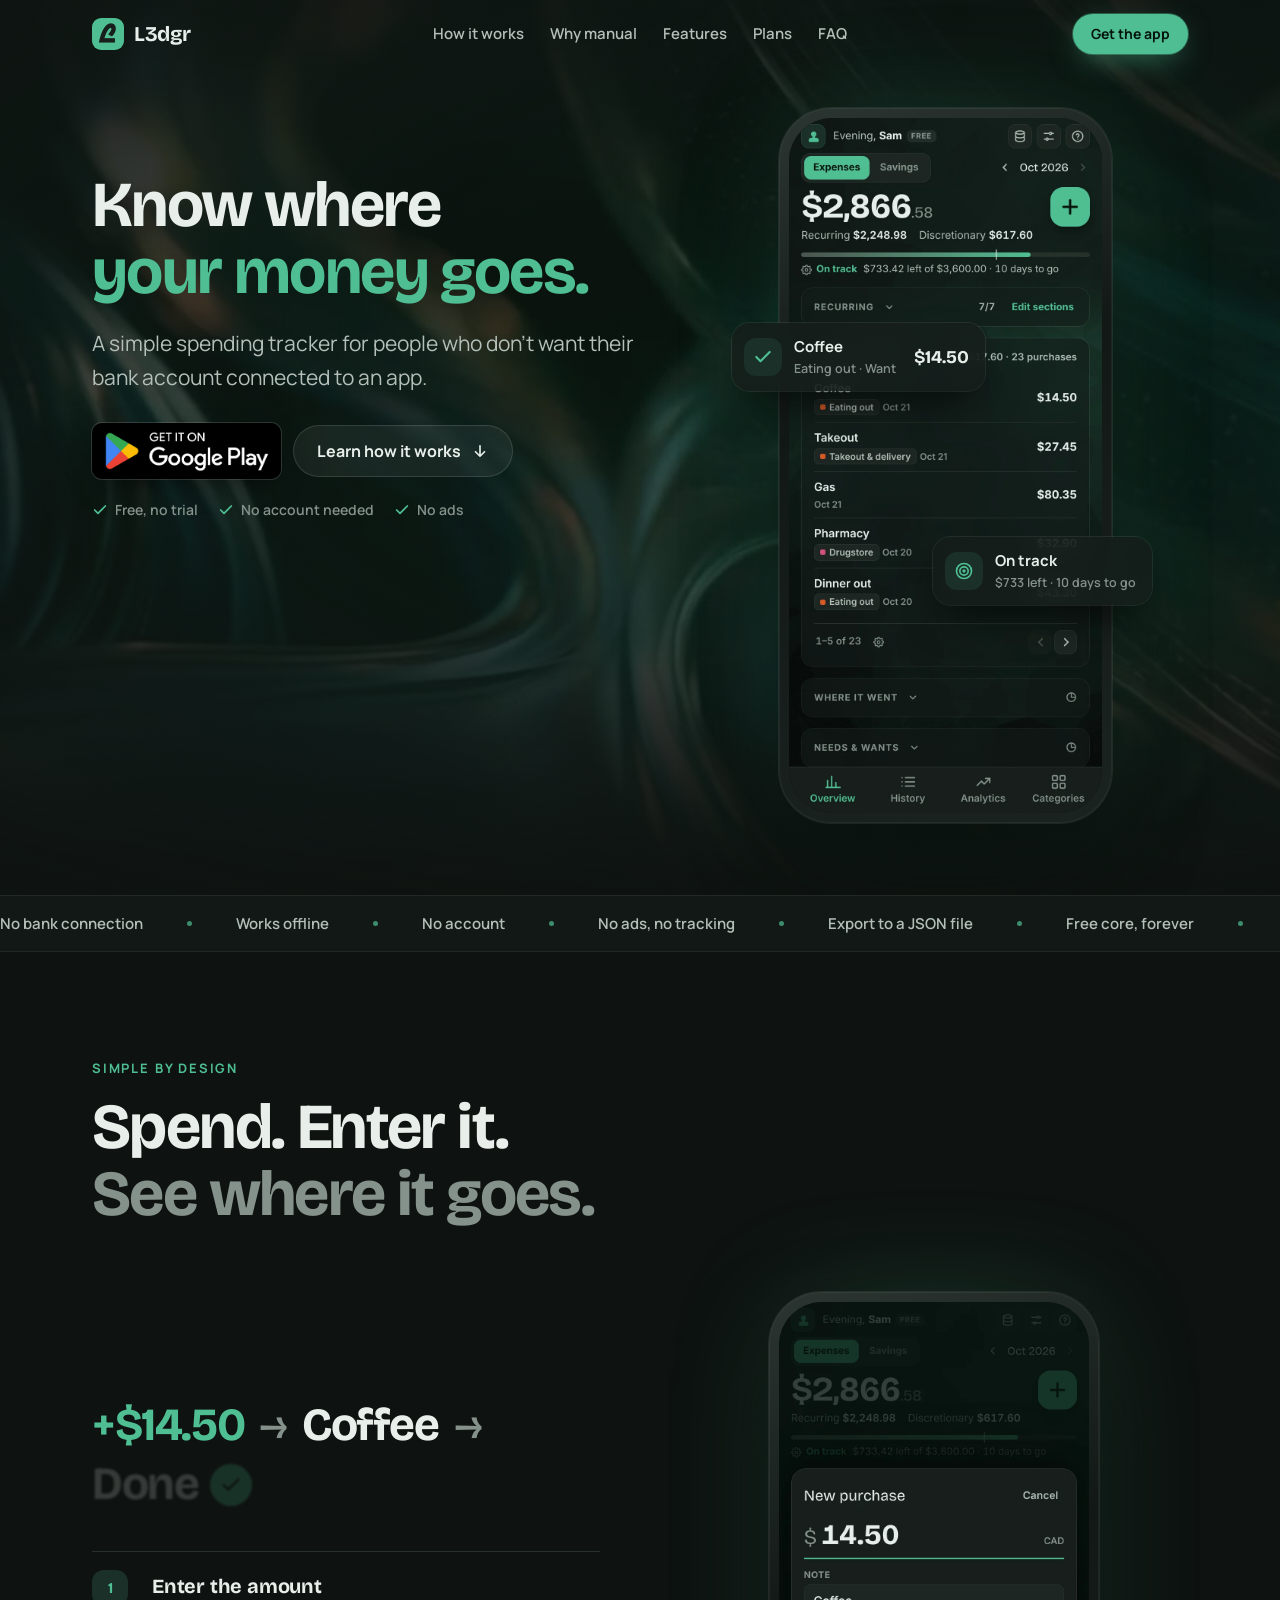
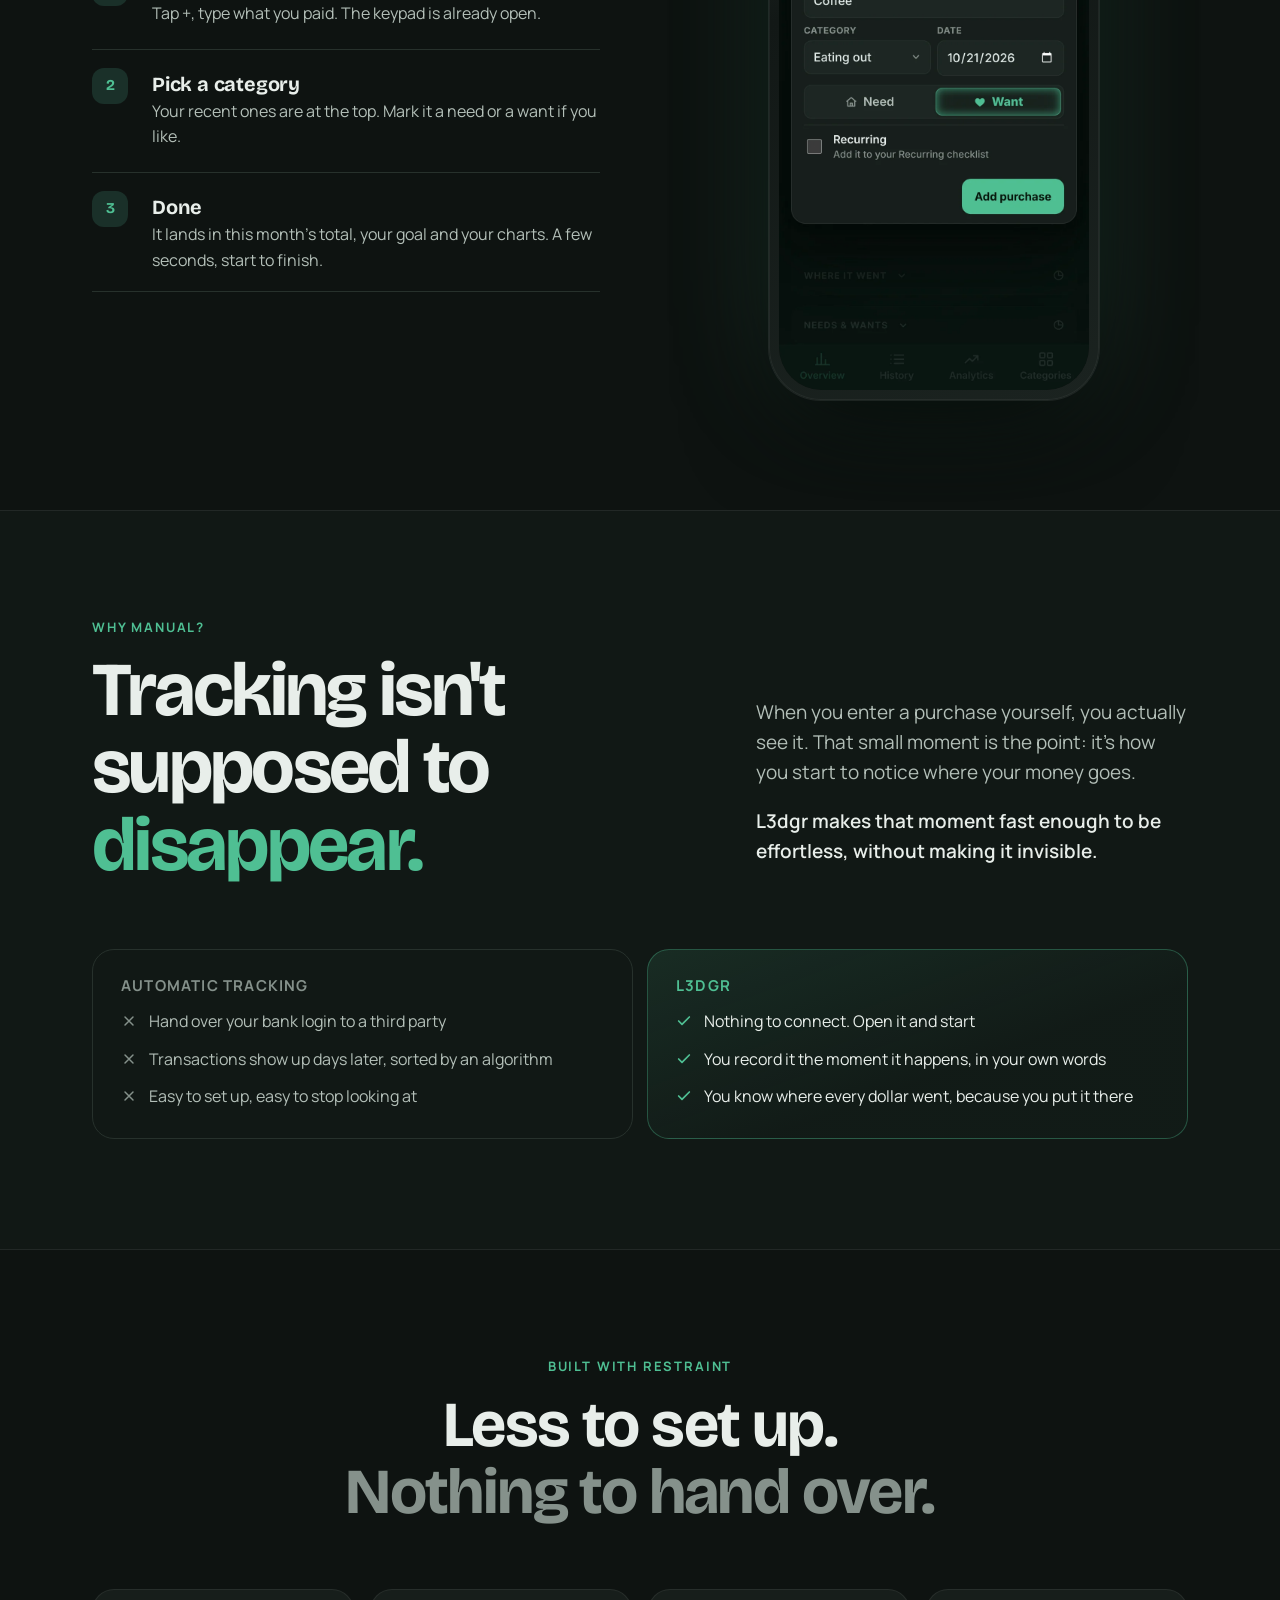
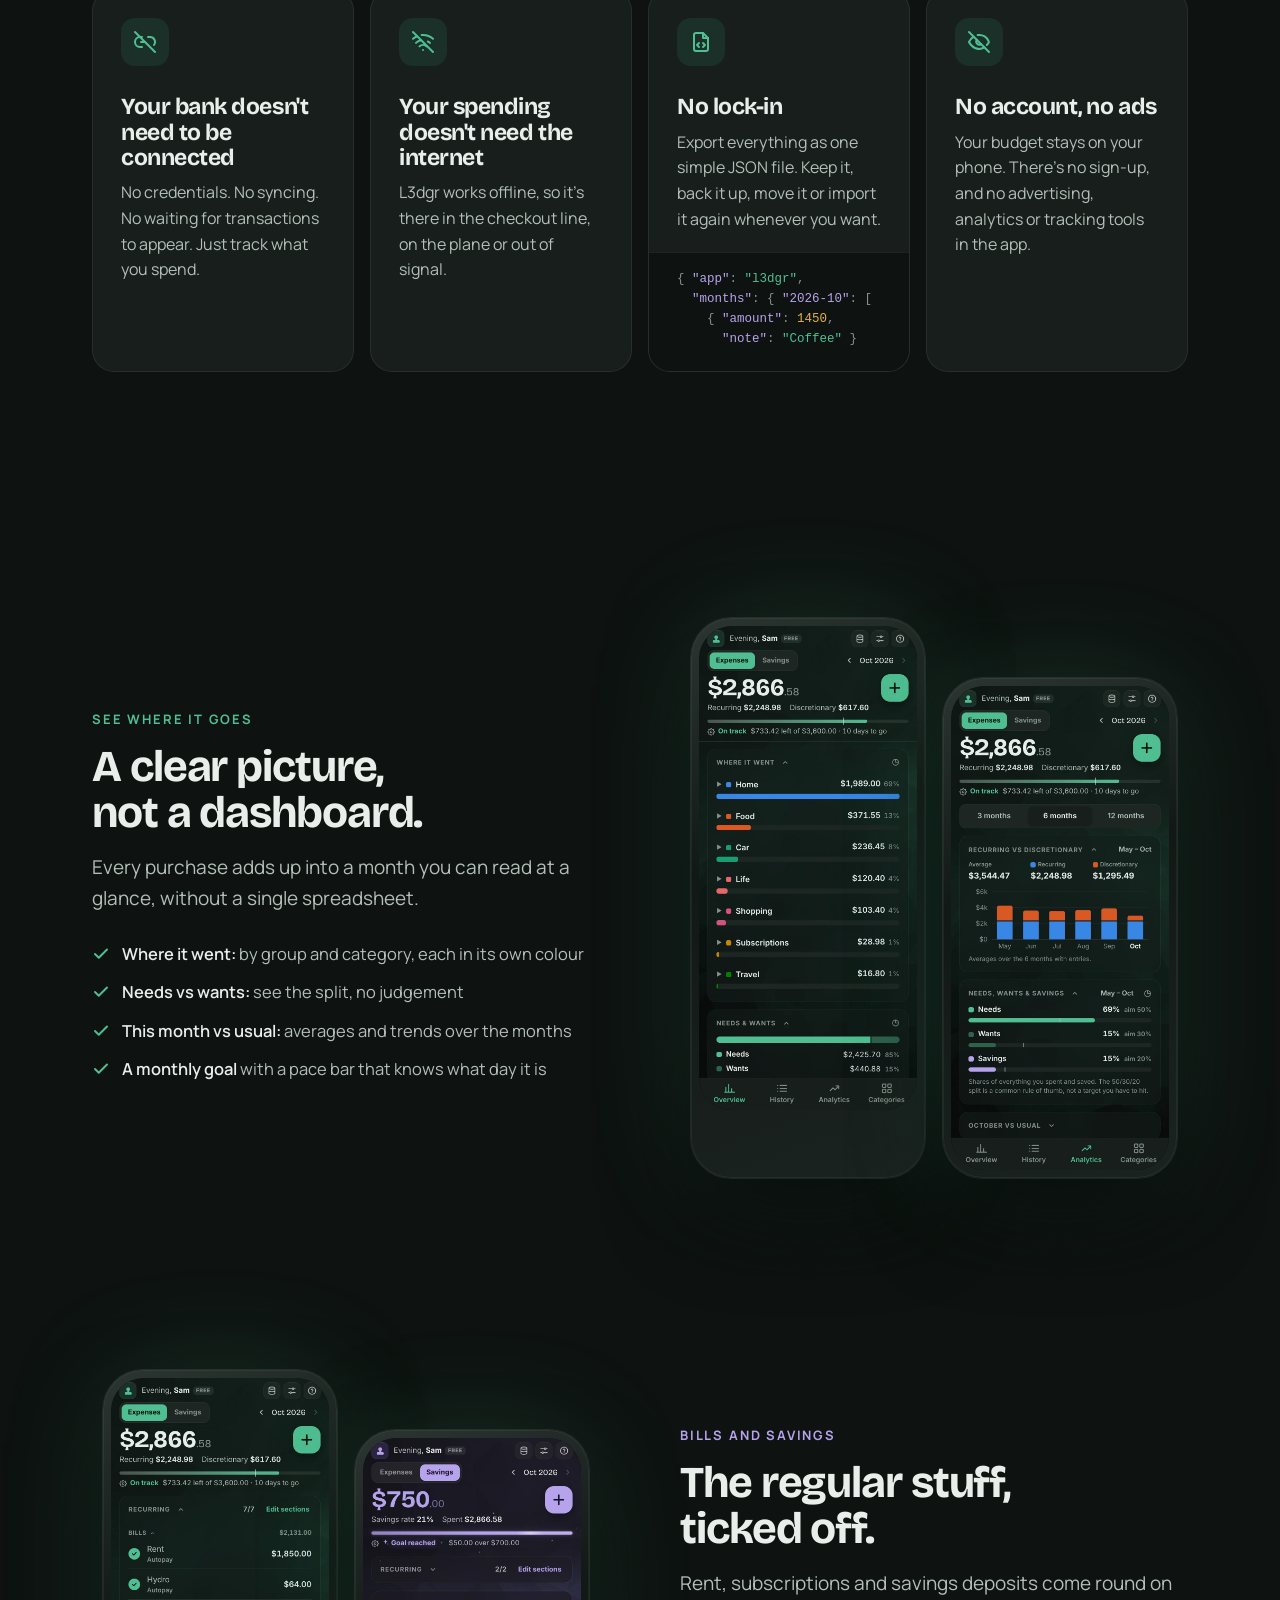
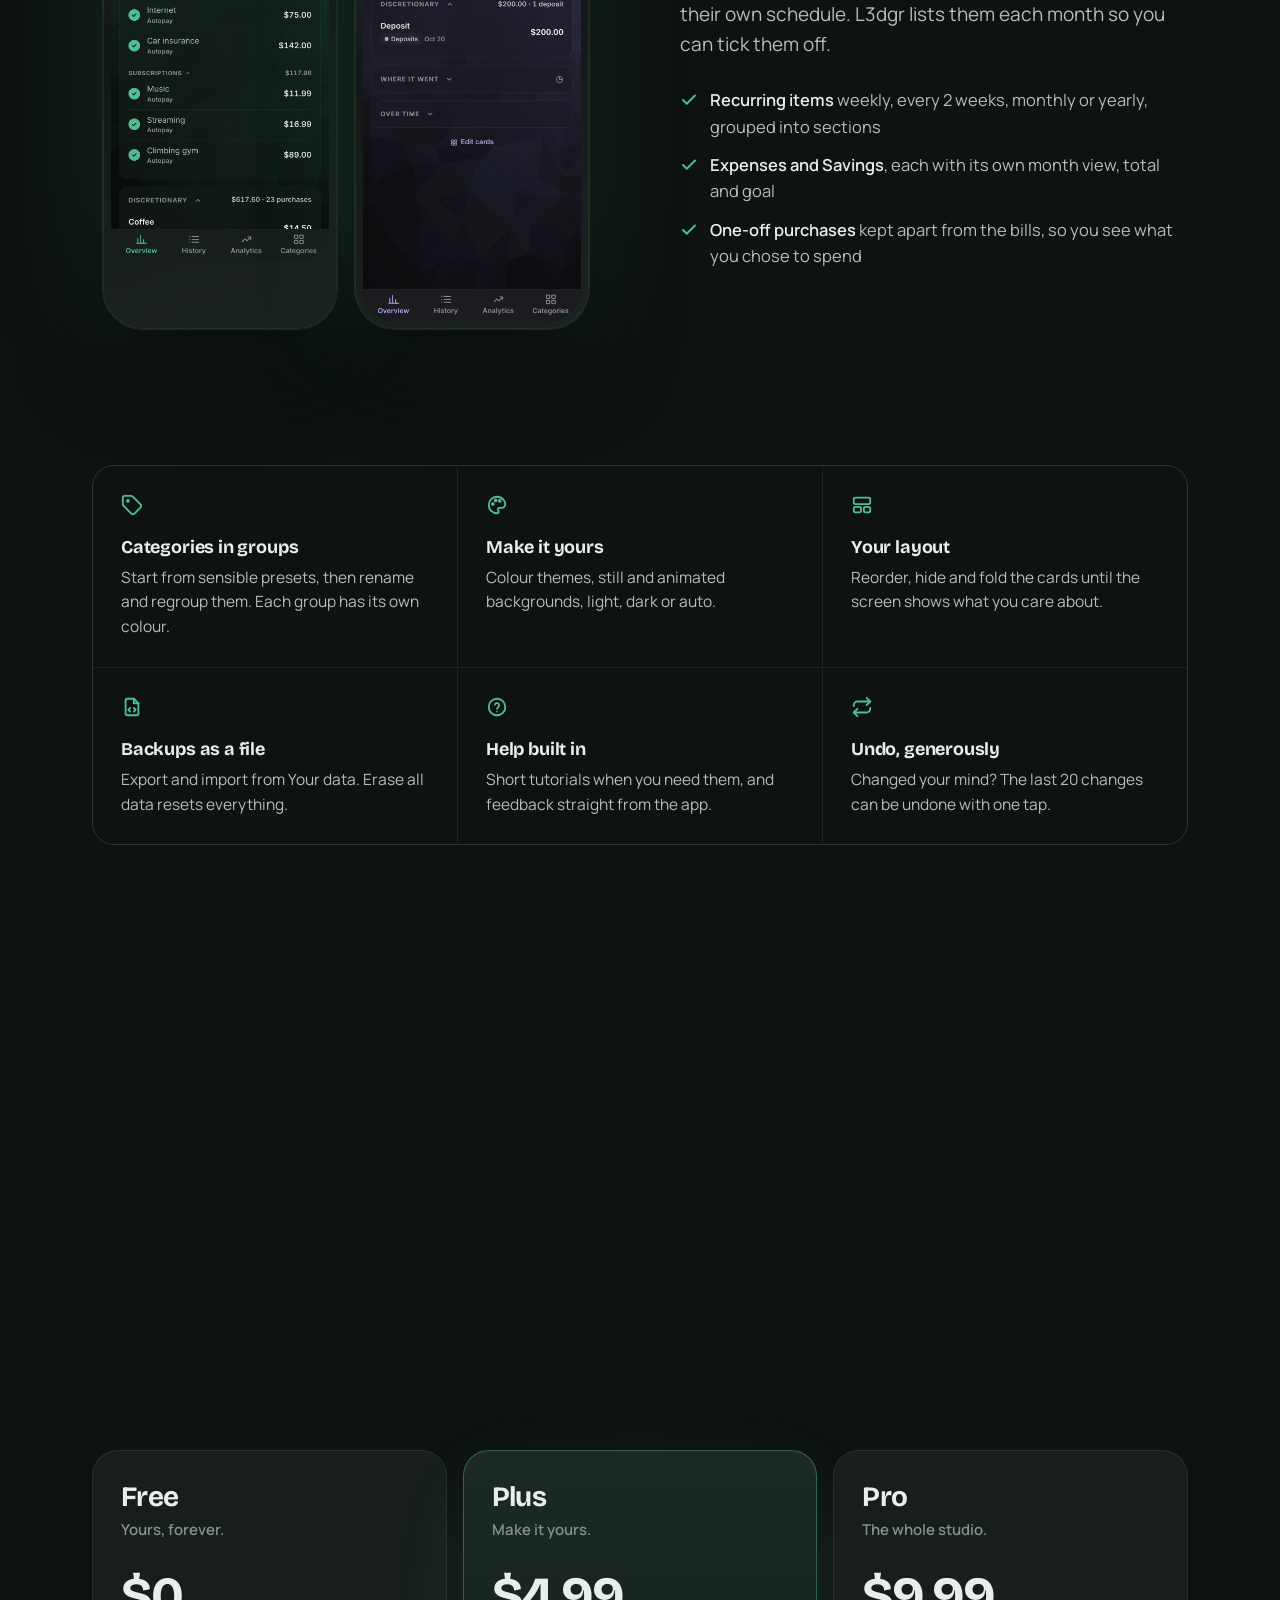
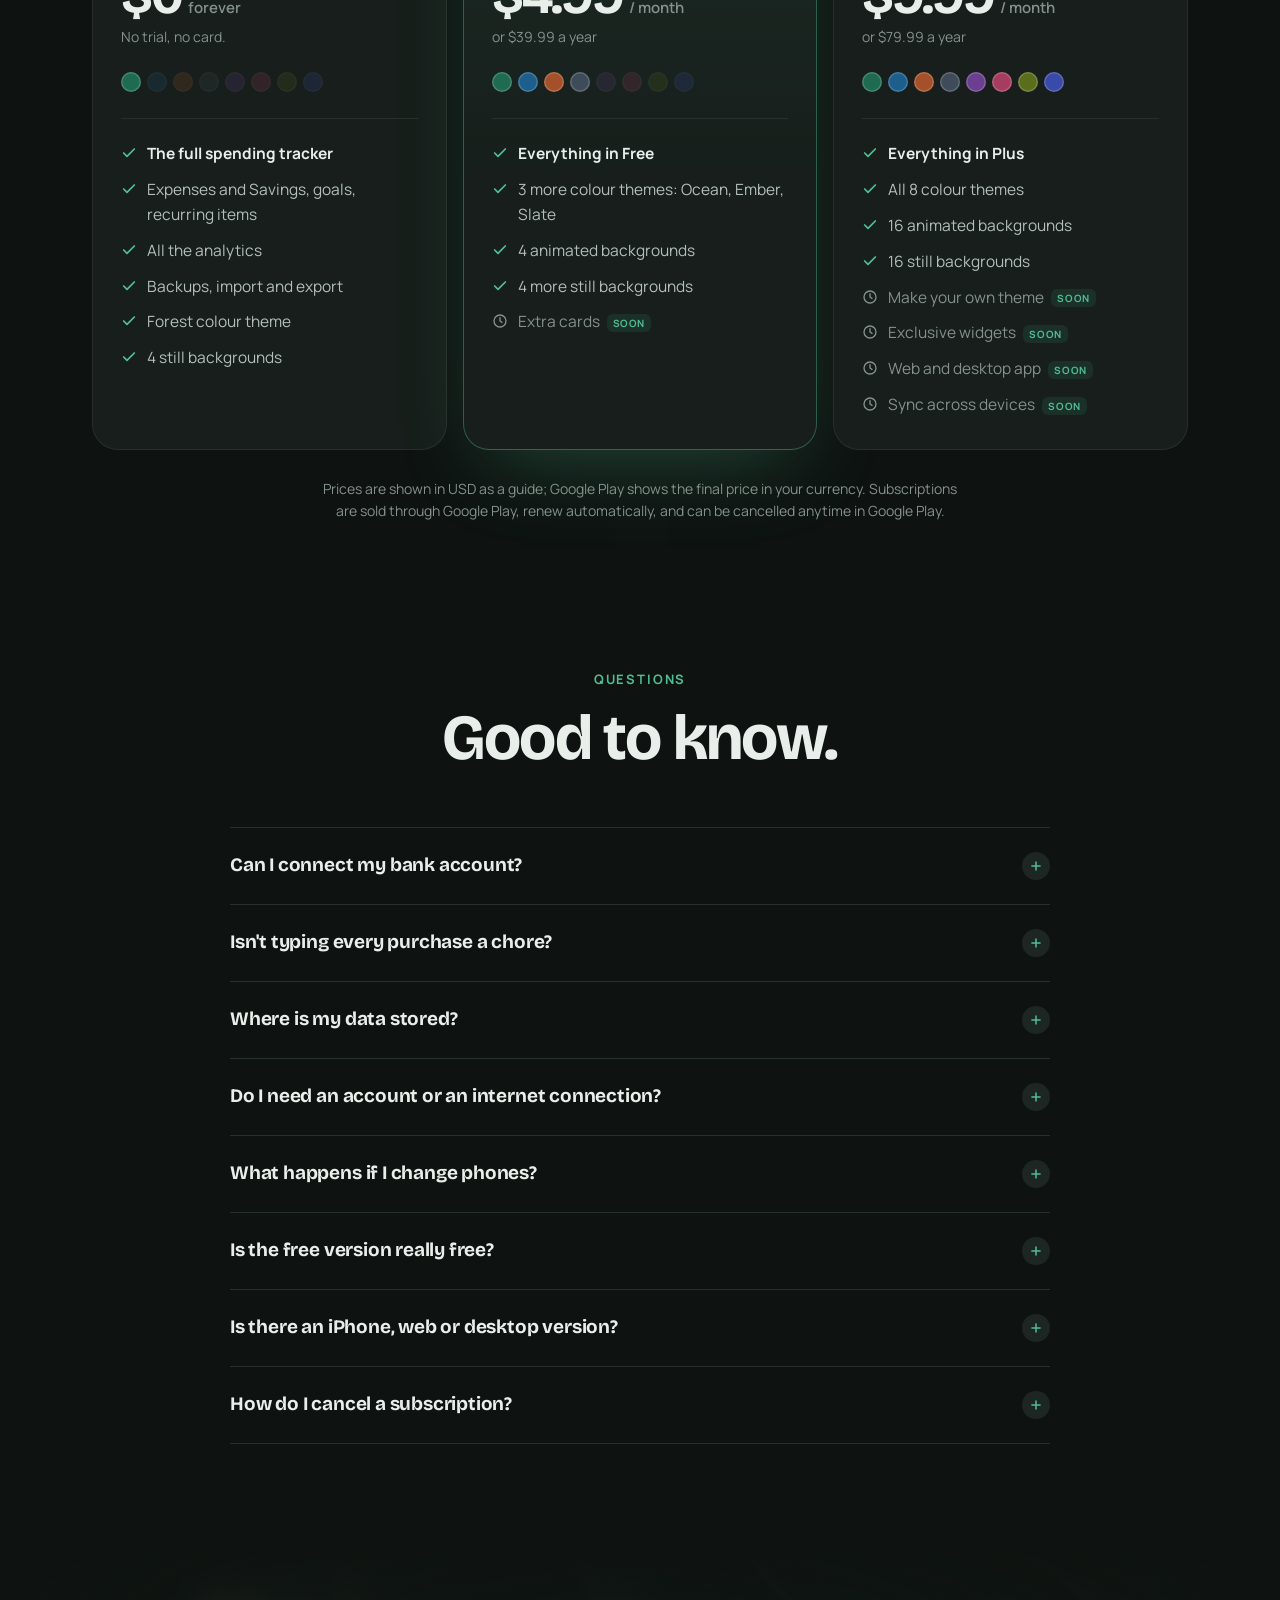
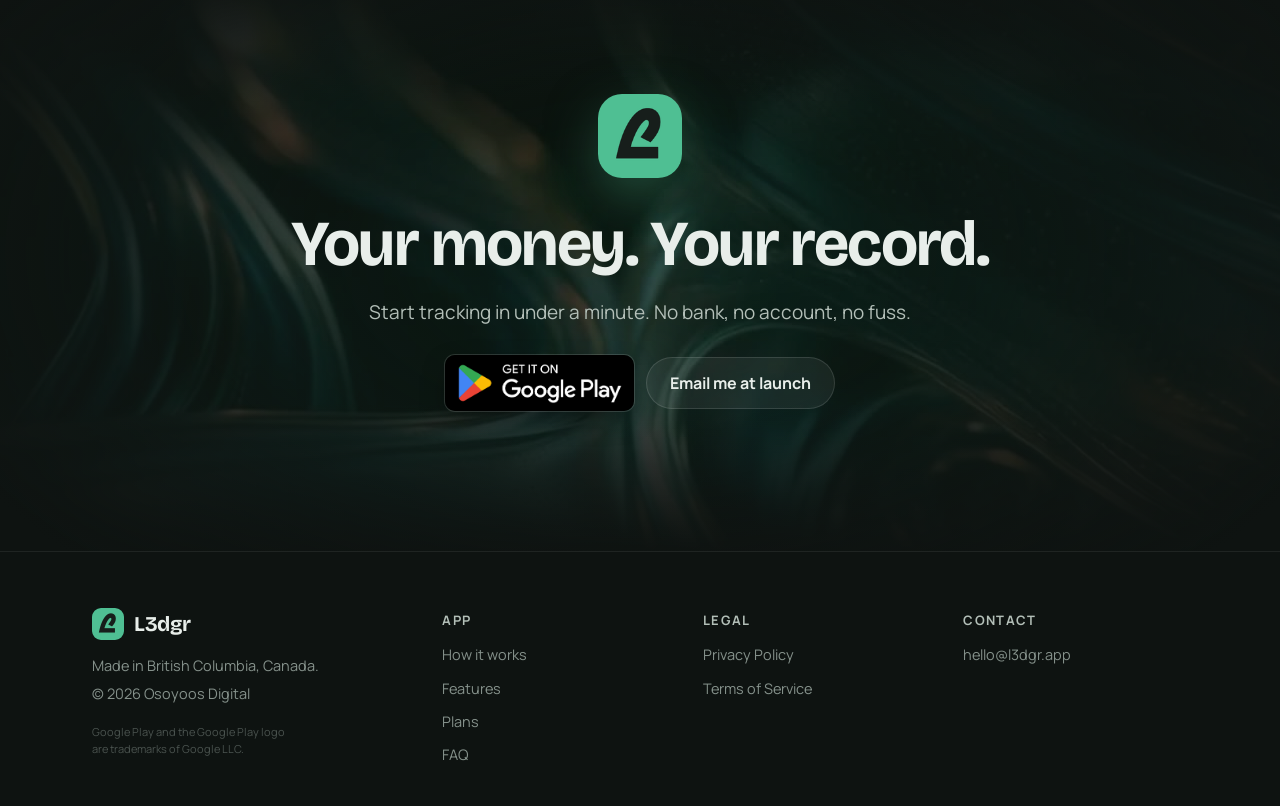
<file: index.html>
<!doctype html>
<html lang="en" class="no-js">
<head>
<meta charset="utf-8">
<meta name="viewport" content="width=device-width,initial-scale=1,viewport-fit=cover">
<title>L3dgr: a simple way to keep track of your spending</title>
<meta name="description" content="L3dgr is a simple spending tracker for Android. No bank connection, no complicated budgeting. Just enter what you spend and see where it goes. Works offline, free to use.">
<meta name="theme-color" content="#0E1311">
<link rel="canonical" href="https://l3dgr.app/">
<link rel="icon" type="image/png" sizes="32x32" href="/favicon-32.png">
<link rel="icon" type="image/png" sizes="64x64" href="/favicon-64.png">
<link rel="apple-touch-icon" href="/apple-touch-icon.png">
<meta property="og:type" content="website">
<meta property="og:site_name" content="L3dgr">
<meta property="og:title" content="L3dgr: your money, your record">
<meta property="og:description" content="A simple way to keep track of your spending. No bank connection. Just enter what you spend and see where it goes.">
<meta property="og:url" content="https://l3dgr.app/">
<meta property="og:image" content="https://l3dgr.app/og.jpg">
<meta name="twitter:card" content="summary_large_image">
<link rel="preconnect" href="https://fonts.googleapis.com">
<link rel="preconnect" href="https://fonts.gstatic.com" crossorigin>
<link rel="stylesheet" href="https://fonts.googleapis.com/css2?family=Bricolage+Grotesque:opsz,wght@12..96,500;12..96,700&family=Manrope:wght@400;500;600;700&display=swap">
<link rel="stylesheet" href="/assets/site.css?v=20261007">
<link rel="preload" as="image" href="/assets/img/app-hero.webp">
<script>document.documentElement.classList.remove('no-js')</script>
</head>
<body>

<svg width="0" height="0" style="position:absolute" aria-hidden="true">
  <defs>
    <symbol id="i-check" viewBox="0 0 24 24"><path d="M20 6 9 17l-5-5" fill="none" stroke="currentColor" stroke-width="2.6" stroke-linecap="round" stroke-linejoin="round"/></symbol>
    <symbol id="i-x" viewBox="0 0 24 24"><path d="M18 6 6 18M6 6l12 12" fill="none" stroke="currentColor" stroke-width="2.2" stroke-linecap="round"/></symbol>
    <symbol id="i-clock" viewBox="0 0 24 24"><g fill="none" stroke="currentColor" stroke-width="2" stroke-linecap="round"><circle cx="12" cy="12" r="9"/><path d="M12 7v5l3 2"/></g></symbol>
    <symbol id="i-android" viewBox="0 0 24 24"><g fill="none" stroke="currentColor" stroke-width="2" stroke-linecap="round" stroke-linejoin="round"><path d="M5 16V11a7 7 0 0 1 14 0v5z"/><path d="M7.5 5.5 6 3.5M16.5 5.5 18 3.5"/><circle cx="9.5" cy="11" r=".6" fill="currentColor"/><circle cx="14.5" cy="11" r=".6" fill="currentColor"/></g></symbol>
    <symbol id="i-unlink" viewBox="0 0 24 24"><g fill="none" stroke="currentColor" stroke-width="2" stroke-linecap="round" stroke-linejoin="round"><path d="M9 17H7A5 5 0 0 1 7 7h2M15 7h2a5 5 0 0 1 4 8"/><path d="M8 12h4"/><path d="m2 2 20 20"/></g></symbol>
    <symbol id="i-wifi-off" viewBox="0 0 24 24"><g fill="none" stroke="currentColor" stroke-width="2" stroke-linecap="round" stroke-linejoin="round"><path d="M12 20h.01M8.5 16.4a5 5 0 0 1 7 0M2 8.8a15 15 0 0 1 4.2-2.6M10.7 5.1A15 15 0 0 1 22 8.8M5 12.9a10 10 0 0 1 5.2-2.7M16.8 11.5a10 10 0 0 1 2.2 1.4"/><path d="m2 2 20 20"/></g></symbol>
    <symbol id="i-file" viewBox="0 0 24 24"><g fill="none" stroke="currentColor" stroke-width="2" stroke-linecap="round" stroke-linejoin="round"><path d="M14 3H7a2 2 0 0 0-2 2v14a2 2 0 0 0 2 2h10a2 2 0 0 0 2-2V8z"/><path d="M14 3v5h5M10 13l-2 2 2 2M14 13l2 2-2 2"/></g></symbol>
    <symbol id="i-eye-off" viewBox="0 0 24 24"><g fill="none" stroke="currentColor" stroke-width="2" stroke-linecap="round" stroke-linejoin="round"><path d="M10.7 5.1A10 10 0 0 1 22 12a13 13 0 0 1-2.2 3M6.6 6.6A13 13 0 0 0 2 12s3.5 7 10 7a9.7 9.7 0 0 0 5.4-1.6"/><path d="M9.9 9.9a3 3 0 0 0 4.2 4.2"/><path d="m2 2 20 20"/></g></symbol>
    <symbol id="i-repeat" viewBox="0 0 24 24"><g fill="none" stroke="currentColor" stroke-width="2" stroke-linecap="round" stroke-linejoin="round"><path d="m17 2 4 4-4 4"/><path d="M3 11v-1a4 4 0 0 1 4-4h14M7 22l-4-4 4-4"/><path d="M21 13v1a4 4 0 0 1-4 4H3"/></g></symbol>
    <symbol id="i-target" viewBox="0 0 24 24"><g fill="none" stroke="currentColor" stroke-width="2"><circle cx="12" cy="12" r="9"/><circle cx="12" cy="12" r="5"/><circle cx="12" cy="12" r="1" fill="currentColor"/></g></symbol>
    <symbol id="i-tag" viewBox="0 0 24 24"><g fill="none" stroke="currentColor" stroke-width="2" stroke-linecap="round" stroke-linejoin="round"><path d="M12.6 2.6A2 2 0 0 0 11.2 2H4a2 2 0 0 0-2 2v7.2a2 2 0 0 0 .6 1.4l8.7 8.7a2.4 2.4 0 0 0 3.4 0l6.6-6.6a2.4 2.4 0 0 0 0-3.4z"/><circle cx="7.5" cy="7.5" r="1" fill="currentColor"/></g></symbol>
    <symbol id="i-palette" viewBox="0 0 24 24"><g fill="none" stroke="currentColor" stroke-width="2" stroke-linecap="round" stroke-linejoin="round"><path d="M12 3a9 9 0 1 0 0 18c1.1 0 1.8-.8 1.8-1.7 0-.5-.2-.9-.5-1.2-.3-.3-.5-.7-.5-1.2 0-.9.8-1.7 1.7-1.7H17a4 4 0 0 0 4-4c0-4.5-4-8.2-9-8.2z"/><circle cx="7.5" cy="11" r="1" fill="currentColor"/><circle cx="10.5" cy="7" r="1" fill="currentColor"/><circle cx="15" cy="7.5" r="1" fill="currentColor"/></g></symbol>
    <symbol id="i-layers" viewBox="0 0 24 24"><g fill="none" stroke="currentColor" stroke-width="2" stroke-linejoin="round"><rect x="3" y="4" width="18" height="7" rx="2"/><rect x="3" y="14" width="8" height="6" rx="2"/><rect x="14" y="14" width="7" height="6" rx="2"/></g></symbol>
    <symbol id="i-help" viewBox="0 0 24 24"><g fill="none" stroke="currentColor" stroke-width="2" stroke-linecap="round" stroke-linejoin="round"><circle cx="12" cy="12" r="9"/><path d="M9.6 9.3a2.5 2.5 0 0 1 4.8.9c0 1.7-2.4 2.3-2.4 3.8M12 17h.01"/></g></symbol>
    <symbol id="i-moon" viewBox="0 0 24 24"><path d="M20 14.5A8 8 0 0 1 9.5 4a8 8 0 1 0 10.5 10.5z" fill="none" stroke="currentColor" stroke-width="2" stroke-linejoin="round"/></symbol>
    <symbol id="i-arrow" viewBox="0 0 24 24"><path d="M5 12h14M13 6l6 6-6 6" fill="none" stroke="currentColor" stroke-width="2.2" stroke-linecap="round" stroke-linejoin="round"/></symbol>
    <symbol id="i-down" viewBox="0 0 24 24"><path d="M12 5v14M6 13l6 6 6-6" fill="none" stroke="currentColor" stroke-width="2.2" stroke-linecap="round" stroke-linejoin="round"/></symbol>
  </defs>
</svg>

<header class="nav" id="nav">
  <div class="wrap">
    <a class="brand" href="/" aria-label="L3dgr home"><img src="/assets/img/logo.png" alt="" width="32" height="32">L3dgr</a>
    <nav aria-label="Main">
      <ul>
        <li><a href="#how">How it works</a></li>
        <li><a href="#why">Why manual</a></li>
        <li><a href="#features">Features</a></li>
        <li><a href="#plans">Plans</a></li>
        <li><a href="#faq">FAQ</a></li>
      </ul>
    </nav>
    <a class="btn btn-primary btn-sm" data-play href="#get">Get the app</a>
  </div>
</header>

<main>

<!-- ============ HERO ============ -->
<section class="hero" id="top">
  <div class="hero-bg" aria-hidden="true">
    <video poster="/assets/img/bg.jpg" autoplay muted loop playsinline preload="metadata">
      <source src="/assets/img/bg-720.mp4" type="video/mp4" media="(max-width: 760px)">
      <source src="/assets/img/bg.mp4" type="video/mp4">
    </video>
  </div>
  <div class="wrap">
    <div>
      <h1>Know where<br><em>your money goes.</em></h1>
      <p class="lede">A simple spending tracker for people who don't want their bank account connected to an app.</p>
      <div class="ctas">
        <a class="play-badge" data-play href="#get">
          <img src="/assets/img/get-it-on-google-play-badge-en.png" alt="Get it on Google Play" width="190" height="56">
        </a>
        <a class="btn btn-ghost" href="#how">Learn how it works <svg width="18" height="18"><use href="#i-down"/></svg></a>
      </div>
      <div class="proof">
        <span><svg width="16" height="16"><use href="#i-check"/></svg>Free, no trial</span>
        <span><svg width="16" height="16"><use href="#i-check"/></svg>No account needed</span>
        <span><svg width="16" height="16"><use href="#i-check"/></svg>No ads</span>
      </div>
    </div>
    <div class="stage">
      <div class="phone">
        <div class="screen"><img src="/assets/img/app-hero.webp" alt="L3dgr's overview screen: $2,866.58 spent in October, on track against a $3,600 goal, with a list of recent purchases" width="412" height="915"></div>
      </div>
      <div class="float f1" aria-hidden="true">
        <span class="ic"><svg width="20" height="20"><use href="#i-check"/></svg></span>
        <span><b>Coffee</b><small>Eating out · Want</small></span>
        <span class="amt">$14.50</span>
      </div>
      <div class="float f2" aria-hidden="true">
        <span class="ic"><svg width="20" height="20"><use href="#i-target"/></svg></span>
        <span><b>On track</b><small>$733 left · 10 days to go</small></span>
      </div>
    </div>
  </div>
</section>

<div class="ticker" aria-hidden="true">
  <ul>
    <li>No bank connection</li><li>Works offline</li><li>No account</li><li>No ads, no tracking</li><li>Export to a JSON file</li><li>Free core, forever</li><li>Made in British Columbia, Canada</li>
    <li>No bank connection</li><li>Works offline</li><li>No account</li><li>No ads, no tracking</li><li>Export to a JSON file</li><li>Free core, forever</li><li>Made in British Columbia, Canada</li>
  </ul>
</div>

<!-- ============ HOW IT WORKS ============ -->
<section class="sec" id="how">
  <div class="wrap">
    <div class="rv">
      <p class="kicker">Simple by design</p>
      <h2 class="h2">Spend. Enter it.<br><span class="dim">See where it goes.</span></h2>
    </div>
    <div class="how">
      <div class="rv">
        <p class="flow anim" id="flow" aria-label="Plus 14 dollars 50, Coffee, Done">
          <span class="t1" data-step>+$14.50</span><span class="arr" data-step>→</span>
          <span data-step>Coffee</span><span class="arr" data-step>→</span>
          <span class="t3" data-step>Done <span class="tick"><svg width="22" height="22"><use href="#i-check"/></svg></span></span>
        </p>
        <ol class="steps">
          <li><span class="n">1</span><div><h3>Enter the amount</h3><p>Tap +, type what you paid. The keypad is already open.</p></div></li>
          <li><span class="n">2</span><div><h3>Pick a category</h3><p>Your recent ones are at the top. Mark it a need or a want if you like.</p></div></li>
          <li><span class="n">3</span><div><h3>Done</h3><p>It lands in this month's total, your goal and your charts. A few seconds, start to finish.</p></div></li>
        </ol>
      </div>
      <div class="how-visual rv">
        <div class="glow"></div>
        <div class="phone"><div class="screen"><img src="/assets/img/app-add.webp" alt="Adding a purchase in L3dgr: $14.50, note Coffee, category Eating out, marked as a want" width="412" height="915" loading="lazy"></div></div>
      </div>
    </div>
  </div>
</section>

<!-- ============ WHY MANUAL ============ -->
<section class="sec why" id="why">
  <div class="wrap">
    <p class="kicker rv">Why manual?</p>
    <div class="why-grid">
      <h2 class="big rv">Tracking isn't supposed to <span>disappear.</span></h2>
      <div class="copy rv">
        <p>When you enter a purchase yourself, you actually see it. That small moment is the point: it's how you start to notice where your money goes.</p>
        <p><b>L3dgr makes that moment fast enough to be effortless, without making it invisible.</b></p>
      </div>
    </div>
    <div class="compare">
      <div class="cmp them rv">
        <h3>Automatic tracking</h3>
        <ul>
          <li><svg width="16" height="16"><use href="#i-x"/></svg>Hand over your bank login to a third party</li>
          <li><svg width="16" height="16"><use href="#i-x"/></svg>Transactions show up days later, sorted by an algorithm</li>
          <li><svg width="16" height="16"><use href="#i-x"/></svg>Easy to set up, easy to stop looking at</li>
        </ul>
      </div>
      <div class="cmp us rv">
        <h3>L3dgr</h3>
        <ul>
          <li><svg width="16" height="16"><use href="#i-check"/></svg>Nothing to connect. Open it and start</li>
          <li><svg width="16" height="16"><use href="#i-check"/></svg>You record it the moment it happens, in your own words</li>
          <li><svg width="16" height="16"><use href="#i-check"/></svg>You know where every dollar went, because you put it there</li>
        </ul>
      </div>
    </div>
  </div>
</section>

<!-- ============ PRINCIPLES ============ -->
<section class="sec" id="principles">
  <div class="wrap">
    <div class="center rv">
      <p class="kicker">Built with restraint</p>
      <h2 class="h2">Less to set up.<br><span class="dim">Nothing to hand over.</span></h2>
    </div>
    <div class="cards">
      <article class="card rv">
        <span class="ic"><svg width="24" height="24"><use href="#i-unlink"/></svg></span>
        <h3>Your bank doesn't need to be connected</h3>
        <p>No credentials. No syncing. No waiting for transactions to appear. Just track what you spend.</p>
      </article>
      <article class="card rv">
        <span class="ic"><svg width="24" height="24"><use href="#i-wifi-off"/></svg></span>
        <h3>Your spending doesn't need the internet</h3>
        <p>L3dgr works offline, so it's there in the checkout line, on the plane or out of signal.</p>
      </article>
      <article class="card rv">
        <span class="ic"><svg width="24" height="24"><use href="#i-file"/></svg></span>
        <h3>No lock-in</h3>
        <p>Export everything as one simple JSON file. Keep it, back it up, move it or import it again whenever you want.</p>
<div class="json" aria-hidden="true">{ <span class="k">"app"</span>: <span class="s">"l3dgr"</span>,
  <span class="k">"months"</span>: { <span class="k">"2026-10"</span>: [
    { <span class="k">"amount"</span>: <span class="n">1450</span>,
      <span class="k">"note"</span>: <span class="s">"Coffee"</span> }</div>
      </article>
      <article class="card rv">
        <span class="ic"><svg width="24" height="24"><use href="#i-eye-off"/></svg></span>
        <h3>No account, no ads</h3>
        <p>Your budget stays on your phone. There's no sign-up, and no advertising, analytics or tracking tools in the app.</p>
      </article>
    </div>
  </div>
</section>

<!-- ============ FEATURES ============ -->
<section class="sec" id="features" style="padding-top:40px">
  <div class="wrap">
    <div class="show">
      <div class="rv">
        <p class="kicker">See where it goes</p>
        <h3>A clear picture,<br>not a dashboard.</h3>
        <p class="sub">Every purchase adds up into a month you can read at a glance, without a single spreadsheet.</p>
        <ul class="ticks">
          <li><svg width="18" height="18"><use href="#i-check"/></svg><span><b>Where it went:</b> by group and category, each in its own colour</span></li>
          <li><svg width="18" height="18"><use href="#i-check"/></svg><span><b>Needs vs wants:</b> see the split, no judgement</span></li>
          <li><svg width="18" height="18"><use href="#i-check"/></svg><span><b>This month vs usual:</b> averages and trends over the months</span></li>
          <li><svg width="18" height="18"><use href="#i-check"/></svg><span><b>A monthly goal</b> with a pace bar that knows what day it is</span></li>
        </ul>
      </div>
      <div class="show-art rv">
        <div class="phone sm"><div class="screen"><img src="/assets/img/app-wherewent.webp" alt="Where it went: spending by group, Home 69%, Food 13%, Car 8%" width="412" height="915" loading="lazy"></div></div>
        <div class="phone sm"><div class="screen"><img src="/assets/img/app-analytics.webp" alt="Analytics: recurring vs discretionary spending over six months, and needs, wants and savings shares" width="412" height="915" loading="lazy"></div></div>
      </div>
    </div>

    <div class="show rev">
      <div class="rv">
        <p class="kicker" style="color:var(--sav)">Bills and savings</p>
        <h3>The regular stuff,<br>ticked off.</h3>
        <p class="sub">Rent, subscriptions and savings deposits come round on their own schedule. L3dgr lists them each month so you can tick them off.</p>
        <ul class="ticks">
          <li><svg width="18" height="18"><use href="#i-check"/></svg><span><b>Recurring items</b> weekly, every 2 weeks, monthly or yearly, grouped into sections</span></li>
          <li><svg width="18" height="18"><use href="#i-check"/></svg><span><b>Expenses and Savings</b>, each with its own month view, total and goal</span></li>
          <li><svg width="18" height="18"><use href="#i-check"/></svg><span><b>One-off purchases</b> kept apart from the bills, so you see what you chose to spend</span></li>
        </ul>
      </div>
      <div class="show-art sav rv">
        <div class="phone sm"><div class="screen"><img src="/assets/img/app-overview.webp" alt="Recurring checklist: rent, hydro, internet, car insurance and subscriptions, all ticked" width="412" height="915" loading="lazy"></div></div>
        <div class="phone sm"><div class="screen"><img src="/assets/img/app-savings.webp" alt="Savings mode: $750 saved in October, savings goal reached" width="412" height="915" loading="lazy"></div></div>
      </div>
    </div>

    <div class="mini rv">
      <div><svg width="22" height="22"><use href="#i-tag"/></svg><h4>Categories in groups</h4><p>Start from sensible presets, then rename and regroup them. Each group has its own colour.</p></div>
      <div><svg width="22" height="22"><use href="#i-palette"/></svg><h4>Make it yours</h4><p>Colour themes, still and animated backgrounds, light, dark or auto.</p></div>
      <div><svg width="22" height="22"><use href="#i-layers"/></svg><h4>Your layout</h4><p>Reorder, hide and fold the cards until the screen shows what you care about.</p></div>
      <div><svg width="22" height="22"><use href="#i-file"/></svg><h4>Backups as a file</h4><p>Export and import from Your data. Erase all data resets everything.</p></div>
      <div><svg width="22" height="22"><use href="#i-help"/></svg><h4>Help built in</h4><p>Short tutorials when you need them, and feedback straight from the app.</p></div>
      <div><svg width="22" height="22"><use href="#i-repeat"/></svg><h4>Undo, generously</h4><p>Changed your mind? The last 20 changes can be undone with one tap.</p></div>
    </div>
  </div>
</section>

<!-- ============ PLANS ============ -->
<section class="sec" id="plans">
  <div class="wrap">
    <div class="plans-head rv">
      <p class="kicker">Plans</p>
      <h2 class="h2">Free to track.<br><span class="dim">Pay only for extras.</span></h2>
      <p class="sub">The whole spending tracker is free, for good. Plus and Pro add looks and extras. Nothing you need to track your money is locked.</p>
      <div class="toggle" role="group" aria-label="Billing period">
        <button type="button" data-period="month" aria-pressed="true">Monthly</button>
        <button type="button" data-period="year" aria-pressed="false">Yearly <span class="save">save 33%</span></button>
      </div>
    </div>
    <div class="plans">
      <article class="plan rv">
        <h3>Free</h3>
        <p class="tag">Yours, forever.</p>
        <div class="price"><b>$0</b><span>forever</span></div>
        <p class="price-note">No trial, no card.</p>
        <div class="swatches" aria-label="1 colour theme"><i style="background:#1F6B52"></i><i class="off" style="background:#1D5E8C"></i><i class="off" style="background:#A4502A"></i><i class="off" style="background:#3E4C59"></i><i class="off" style="background:#6B3F8F"></i><i class="off" style="background:#A63D60"></i><i class="off" style="background:#5A6D1C"></i><i class="off" style="background:#3A4AA8"></i></div>
        <ul>
          <li class="head"><svg width="16" height="16"><use href="#i-check"/></svg>The full spending tracker</li>
          <li><svg width="16" height="16"><use href="#i-check"/></svg>Expenses and Savings, goals, recurring items</li>
          <li><svg width="16" height="16"><use href="#i-check"/></svg>All the analytics</li>
          <li><svg width="16" height="16"><use href="#i-check"/></svg>Backups, import and export</li>
          <li><svg width="16" height="16"><use href="#i-check"/></svg>Forest colour theme</li>
          <li><svg width="16" height="16"><use href="#i-check"/></svg>4 still backgrounds</li>
        </ul>
      </article>
      <article class="plan pop rv">
        <h3>Plus</h3>
        <p class="tag">Make it yours.</p>
        <div class="price"><b data-m="$4.99" data-y="$39.99">$4.99</b><span data-m="/ month" data-y="/ year">/ month</span></div>
        <p class="price-note" data-m="or $39.99 a year" data-y="That's $3.33 a month">or $39.99 a year</p>
        <div class="swatches" aria-label="4 colour themes"><i style="background:#1F6B52"></i><i style="background:#1D5E8C"></i><i style="background:#A4502A"></i><i style="background:#3E4C59"></i><i class="off" style="background:#6B3F8F"></i><i class="off" style="background:#A63D60"></i><i class="off" style="background:#5A6D1C"></i><i class="off" style="background:#3A4AA8"></i></div>
        <ul>
          <li class="head"><svg width="16" height="16"><use href="#i-check"/></svg>Everything in Free</li>
          <li><svg width="16" height="16"><use href="#i-check"/></svg>3 more colour themes: Ocean, Ember, Slate</li>
          <li><svg width="16" height="16"><use href="#i-check"/></svg>4 animated backgrounds</li>
          <li><svg width="16" height="16"><use href="#i-check"/></svg>4 more still backgrounds</li>
          <li class="soon"><svg width="16" height="16"><use href="#i-clock"/></svg><span>Extra cards <span class="soon-tag">Soon</span></span></li>
        </ul>
      </article>
      <article class="plan rv">
        <h3>Pro</h3>
        <p class="tag">The whole studio.</p>
        <div class="price"><b data-m="$9.99" data-y="$79.99">$9.99</b><span data-m="/ month" data-y="/ year">/ month</span></div>
        <p class="price-note" data-m="or $79.99 a year" data-y="That's $6.67 a month">or $79.99 a year</p>
        <div class="swatches" aria-label="8 colour themes"><i style="background:#1F6B52"></i><i style="background:#1D5E8C"></i><i style="background:#A4502A"></i><i style="background:#3E4C59"></i><i style="background:#6B3F8F"></i><i style="background:#A63D60"></i><i style="background:#5A6D1C"></i><i style="background:#3A4AA8"></i></div>
        <ul>
          <li class="head"><svg width="16" height="16"><use href="#i-check"/></svg>Everything in Plus</li>
          <li><svg width="16" height="16"><use href="#i-check"/></svg>All 8 colour themes</li>
          <li><svg width="16" height="16"><use href="#i-check"/></svg>16 animated backgrounds</li>
          <li><svg width="16" height="16"><use href="#i-check"/></svg>16 still backgrounds</li>
          <li class="soon"><svg width="16" height="16"><use href="#i-clock"/></svg><span>Make your own theme <span class="soon-tag">Soon</span></span></li>
          <li class="soon"><svg width="16" height="16"><use href="#i-clock"/></svg><span>Exclusive widgets <span class="soon-tag">Soon</span></span></li>
          <li class="soon"><svg width="16" height="16"><use href="#i-clock"/></svg><span>Web and desktop app <span class="soon-tag">Soon</span></span></li>
          <li class="soon"><svg width="16" height="16"><use href="#i-clock"/></svg><span>Sync across devices <span class="soon-tag">Soon</span></span></li>
        </ul>
      </article>
    </div>
    <p class="fine">Prices are shown in USD as a guide; Google Play shows the final price in your currency. Subscriptions are sold through Google Play, renew automatically, and can be cancelled anytime in Google Play.</p>
  </div>
</section>

<!-- ============ FAQ ============ -->
<section class="sec" id="faq" style="padding-top:40px">
  <div class="wrap">
    <div class="center rv">
      <p class="kicker">Questions</p>
      <h2 class="h2">Good to know.</h2>
    </div>
    <div class="faq rv">
      <details>
        <summary>Can I connect my bank account?</summary>
        <div class="a"><p>No, and that's on purpose. L3dgr is built around entering what you spend yourself. There are no bank logins, no syncing and no waiting for transactions.</p></div>
      </details>
      <details>
        <summary>Isn't typing every purchase a chore?</summary>
        <div class="a"><p>Adding one takes a few seconds: amount, category, done. Bills and other regular payments can be set up once as recurring items, so you only type the one-off spending.</p></div>
      </details>
      <details>
        <summary>Where is my data stored?</summary>
        <div class="a"><p>On your phone. Your entries, goals and settings stay in the app's private storage and aren't sent to us. You can export a backup file at any time and keep it wherever you like. The <a href="/privacy">Privacy Policy</a> has the details.</p></div>
      </details>
      <details>
        <summary>Do I need an account or an internet connection?</summary>
        <div class="a"><p>Neither. There's no sign-up, and tracking works offline. The internet is only used for purchases through Google Play and for sending feedback.</p></div>
      </details>
      <details>
        <summary>What happens if I change phones?</summary>
        <div class="a"><p>Export a backup from Your data, move the file to your new phone and import it. Everything comes across, including your card layout.</p></div>
      </details>
      <details>
        <summary>Is the free version really free?</summary>
        <div class="a"><p>Yes. Tracking, goals, recurring items, analytics and backups are all free, with no time limit. Plus and Pro add colour themes, backgrounds and extras.</p></div>
      </details>
      <details>
        <summary>Is there an iPhone, web or desktop version?</summary>
        <div class="a"><p>L3dgr is on Android first. A web and desktop app is coming, as part of Pro. If you'd like to hear when it's ready, write to <a href="mailto:hello@l3dgr.app">hello@l3dgr.app</a>.</p></div>
      </details>
      <details>
        <summary>How do I cancel a subscription?</summary>
        <div class="a"><p>In Google Play: Profile, Payments &amp; subscriptions, Subscriptions. You keep your plan until the end of the period you paid for, and your data is never affected.</p></div>
      </details>
    </div>
  </div>
</section>

<!-- ============ FINAL CTA ============ -->
<section class="final" id="get">
  <div class="hero-bg" aria-hidden="true">
    <video data-src="/assets/img/bg.mp4" data-src-sm="/assets/img/bg-720.mp4" poster="/assets/img/bg.jpg" muted loop playsinline preload="none"></video>
  </div>
  <div class="wrap rv">
    <img class="logo" src="/assets/img/logo.png" alt="" width="84" height="84">
    <h2 class="h2">Your money. Your record.</h2>
    <p class="sub">Start tracking in under a minute. No bank, no account, no fuss.</p>
    <div class="ctas">
      <a class="play-badge" data-play href="#get">
        <img src="/assets/img/get-it-on-google-play-badge-en.png" alt="Get it on Google Play" width="190" height="56">
      </a>
      <a class="btn btn-ghost" href="mailto:hello@l3dgr.app?subject=Tell%20me%20when%20L3dgr%20launches">Email me at launch</a>
    </div>
  </div>
</section>

</main>

<footer class="site">
  <div class="wrap">
    <div>
      <a class="brand" href="/"><img src="/assets/img/logo.png" alt="" width="32" height="32">L3dgr</a>
      <p>Made in British Columbia, Canada.</p>
      <p>© <span data-year>2026</span> Osoyoos Digital</p>
      <p class="tm">Google Play and the Google Play logo<br>are trademarks of Google LLC.</p>
    </div>
    <div>
      <h4>App</h4>
      <ul><li><a href="#how">How it works</a></li><li><a href="#features">Features</a></li><li><a href="#plans">Plans</a></li><li><a href="#faq">FAQ</a></li></ul>
    </div>
    <div>
      <h4>Legal</h4>
      <ul><li><a href="/privacy">Privacy Policy</a></li><li><a href="/terms">Terms of Service</a></li></ul>
    </div>
    <div>
      <h4>Contact</h4>
      <ul><li><a href="mailto:hello@l3dgr.app">hello@l3dgr.app</a></li></ul>
    </div>
  </div>
</footer>

<script src="/assets/site.js?v=20261007" defer></script>
</body>
</html>
</file>
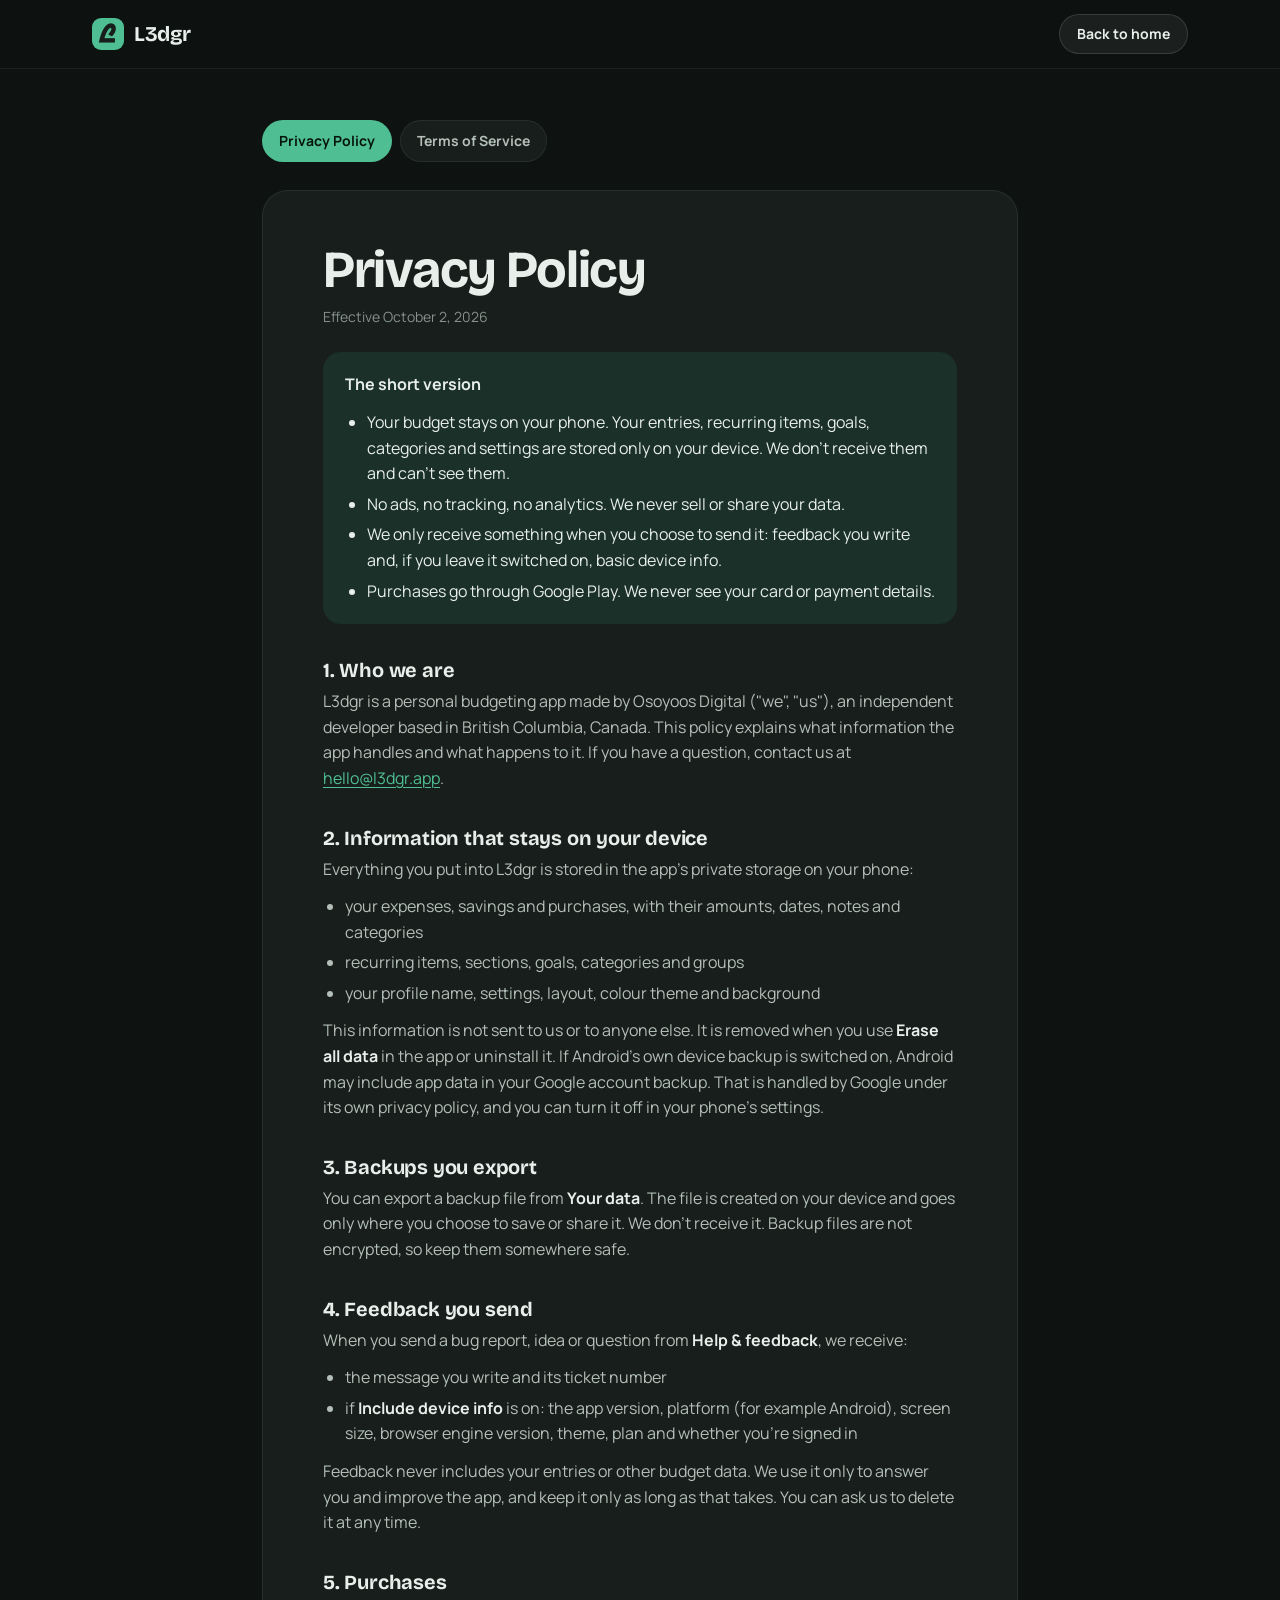
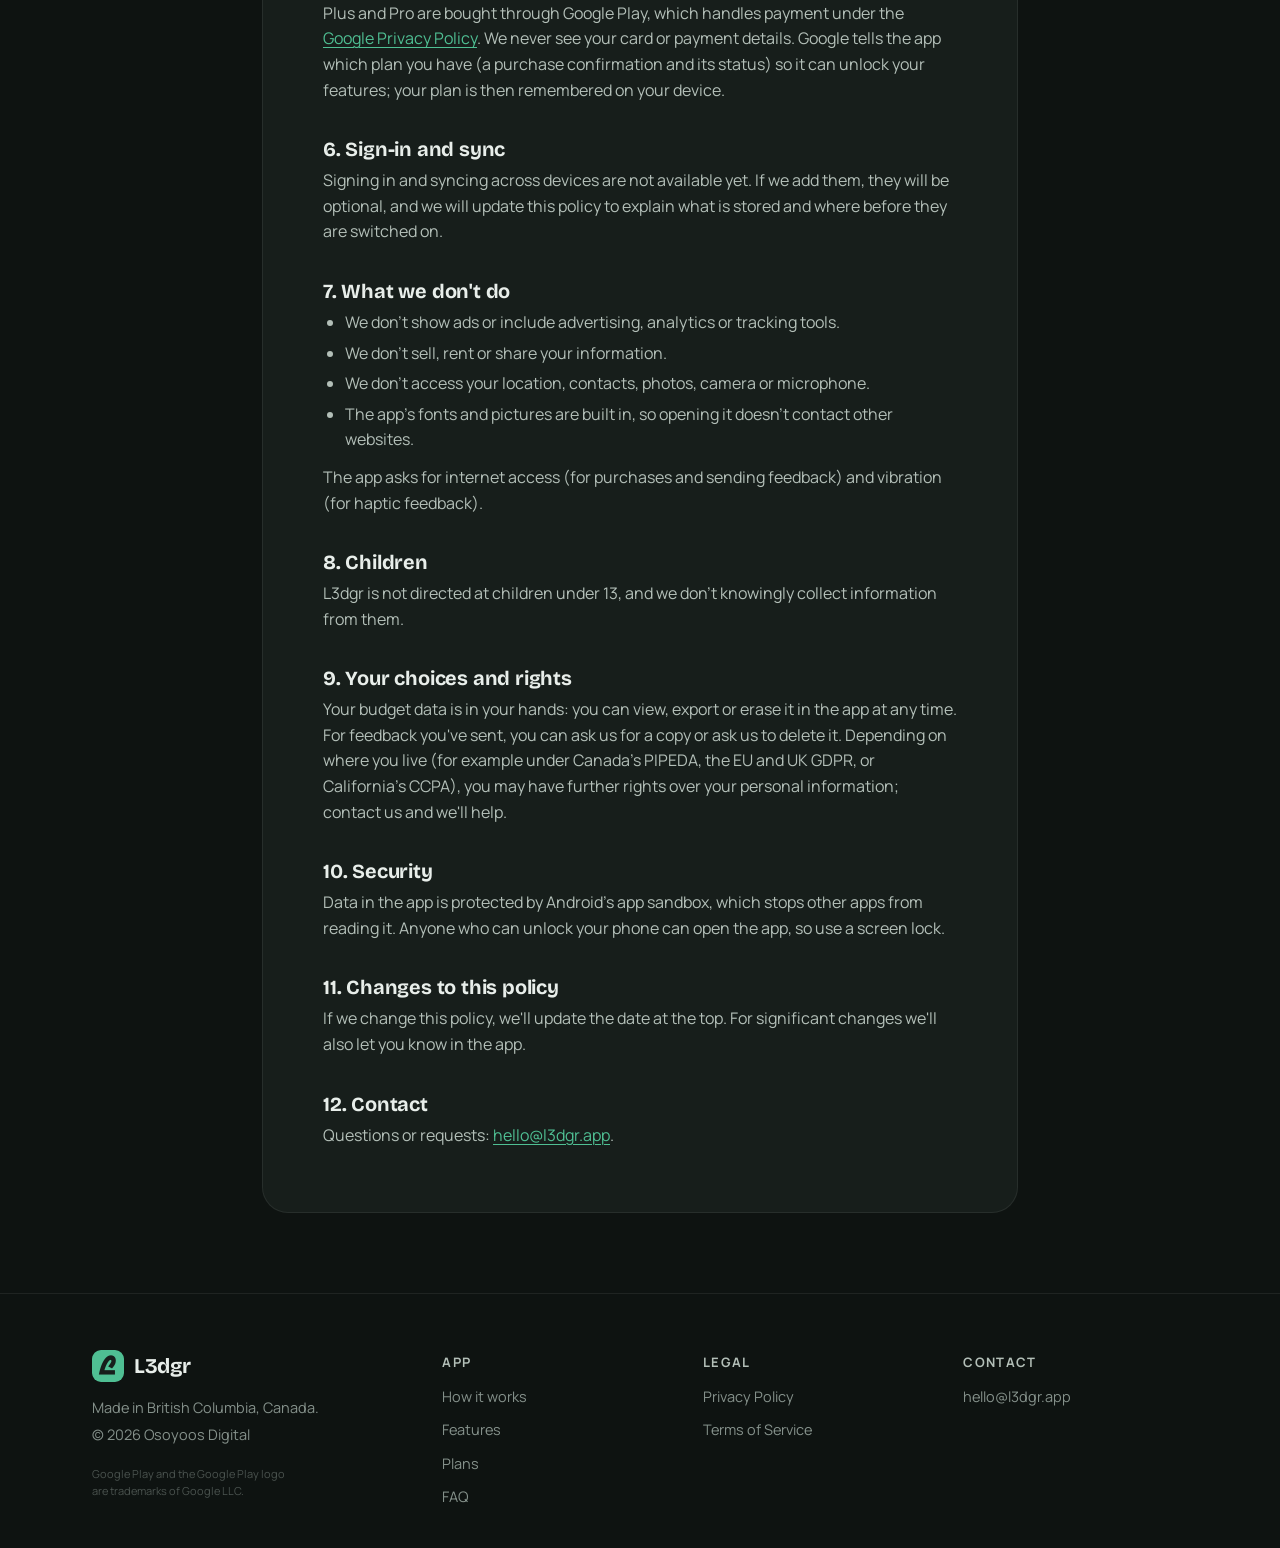
<file: privacy/index.html>
<!doctype html>
<html lang="en">
<head>
<meta charset="utf-8">
<meta name="viewport" content="width=device-width,initial-scale=1,viewport-fit=cover">
<title>Privacy Policy · L3dgr</title>
<meta name="description" content="How L3dgr handles your information: your budget stays on your phone. No ads, no tracking, no analytics.">
<meta name="theme-color" content="#0E1311">
<link rel="canonical" href="https://l3dgr.app/privacy">
<link rel="icon" type="image/png" sizes="32x32" href="/favicon-32.png">
<link rel="icon" type="image/png" sizes="64x64" href="/favicon-64.png">
<link rel="apple-touch-icon" href="/apple-touch-icon.png">
<link rel="preconnect" href="https://fonts.googleapis.com">
<link rel="preconnect" href="https://fonts.gstatic.com" crossorigin>
<link rel="stylesheet" href="https://fonts.googleapis.com/css2?family=Bricolage+Grotesque:opsz,wght@12..96,500;12..96,700&family=Manrope:wght@400;500;600;700&display=swap">
<link rel="stylesheet" href="/assets/site.css?v=20261007">
</head>
<body>
<header class="nav solid">
  <div class="wrap">
    <a class="brand" href="/" aria-label="L3dgr home"><img src="/assets/img/logo.png" alt="" width="32" height="32">L3dgr</a>
    <a class="btn btn-ghost btn-sm" href="/" style="margin-left:auto">Back to home</a>
  </div>
</header>
<main class="doc">
  <div class="wrap">
    <nav class="tabs" aria-label="Legal"><a href="/privacy" aria-current="page">Privacy Policy</a><a href="/terms">Terms of Service</a></nav>
    <article>
<h1>Privacy Policy</h1>
<p class="eff">Effective October 2, 2026</p>

<div class="tldr">
<p><b>The short version</b></p>
<ul>
<li>Your budget stays on your phone. Your entries, recurring items, goals, categories and settings are stored only on your device. We don't receive them and can't see them.</li>
<li>No ads, no tracking, no analytics. We never sell or share your data.</li>
<li>We only receive something when you choose to send it: feedback you write and, if you leave it switched on, basic device info.</li>
<li>Purchases go through Google Play. We never see your card or payment details.</li>
</ul>
</div>

<h2>1. Who we are</h2>
<p>L3dgr is a personal budgeting app made by Osoyoos Digital ("we", "us"), an independent developer based in British Columbia, Canada. This policy explains what information the app handles and what happens to it. If you have a question, contact us at <a href="mailto:hello@l3dgr.app">hello@l3dgr.app</a>.</p>

<h2>2. Information that stays on your device</h2>
<p>Everything you put into L3dgr is stored in the app's private storage on your phone:</p>
<ul>
<li>your expenses, savings and purchases, with their amounts, dates, notes and categories</li>
<li>recurring items, sections, goals, categories and groups</li>
<li>your profile name, settings, layout, colour theme and background</li>
</ul>
<p>This information is not sent to us or to anyone else. It is removed when you use <b>Erase all data</b> in the app or uninstall it. If Android's own device backup is switched on, Android may include app data in your Google account backup. That is handled by Google under its own privacy policy, and you can turn it off in your phone's settings.</p>

<h2>3. Backups you export</h2>
<p>You can export a backup file from <b>Your data</b>. The file is created on your device and goes only where you choose to save or share it. We don't receive it. Backup files are not encrypted, so keep them somewhere safe.</p>

<h2>4. Feedback you send</h2>
<p>When you send a bug report, idea or question from <b>Help &amp; feedback</b>, we receive:</p>
<ul>
<li>the message you write and its ticket number</li>
<li>if <b>Include device info</b> is on: the app version, platform (for example Android), screen size, browser engine version, theme, plan and whether you're signed in</li>
</ul>
<p>Feedback never includes your entries or other budget data. We use it only to answer you and improve the app, and keep it only as long as that takes. You can ask us to delete it at any time.</p>

<h2>5. Purchases</h2>
<p>Plus and Pro are bought through Google Play, which handles payment under the <a href="https://policies.google.com/privacy">Google Privacy Policy</a>. We never see your card or payment details. Google tells the app which plan you have (a purchase confirmation and its status) so it can unlock your features; your plan is then remembered on your device.</p>

<h2>6. Sign-in and sync</h2>
<p>Signing in and syncing across devices are not available yet. If we add them, they will be optional, and we will update this policy to explain what is stored and where before they are switched on.</p>

<h2>7. What we don't do</h2>
<ul>
<li>We don't show ads or include advertising, analytics or tracking tools.</li>
<li>We don't sell, rent or share your information.</li>
<li>We don't access your location, contacts, photos, camera or microphone.</li>
<li>The app's fonts and pictures are built in, so opening it doesn't contact other websites.</li>
</ul>
<p>The app asks for internet access (for purchases and sending feedback) and vibration (for haptic feedback).</p>

<h2>8. Children</h2>
<p>L3dgr is not directed at children under 13, and we don't knowingly collect information from them.</p>

<h2>9. Your choices and rights</h2>
<p>Your budget data is in your hands: you can view, export or erase it in the app at any time. For feedback you've sent, you can ask us for a copy or ask us to delete it. Depending on where you live (for example under Canada's PIPEDA, the EU and UK GDPR, or California's CCPA), you may have further rights over your personal information; contact us and we'll help.</p>

<h2>10. Security</h2>
<p>Data in the app is protected by Android's app sandbox, which stops other apps from reading it. Anyone who can unlock your phone can open the app, so use a screen lock.</p>

<h2>11. Changes to this policy</h2>
<p>If we change this policy, we'll update the date at the top. For significant changes we'll also let you know in the app.</p>

<h2>12. Contact</h2>
<p>Questions or requests: <a href="mailto:hello@l3dgr.app">hello@l3dgr.app</a>.</p>
    </article>
  </div>
</main>
<footer class="site">
  <div class="wrap">
    <div>
      <a class="brand" href="/"><img src="/assets/img/logo.png" alt="" width="32" height="32">L3dgr</a>
      <p>Made in British Columbia, Canada.</p>
      <p>© 2026 Osoyoos Digital</p>
      <p class="tm">Google Play and the Google Play logo<br>are trademarks of Google LLC.</p>
    </div>
    <div>
      <h4>App</h4>
      <ul><li><a href="/#how">How it works</a></li><li><a href="/#features">Features</a></li><li><a href="/#plans">Plans</a></li><li><a href="/#faq">FAQ</a></li></ul>
    </div>
    <div>
      <h4>Legal</h4>
      <ul><li><a href="/privacy">Privacy Policy</a></li><li><a href="/terms">Terms of Service</a></li></ul>
    </div>
    <div>
      <h4>Contact</h4>
      <ul><li><a href="mailto:hello@l3dgr.app">hello@l3dgr.app</a></li></ul>
    </div>
  </div>
</footer>
</body>
</html>
</file>
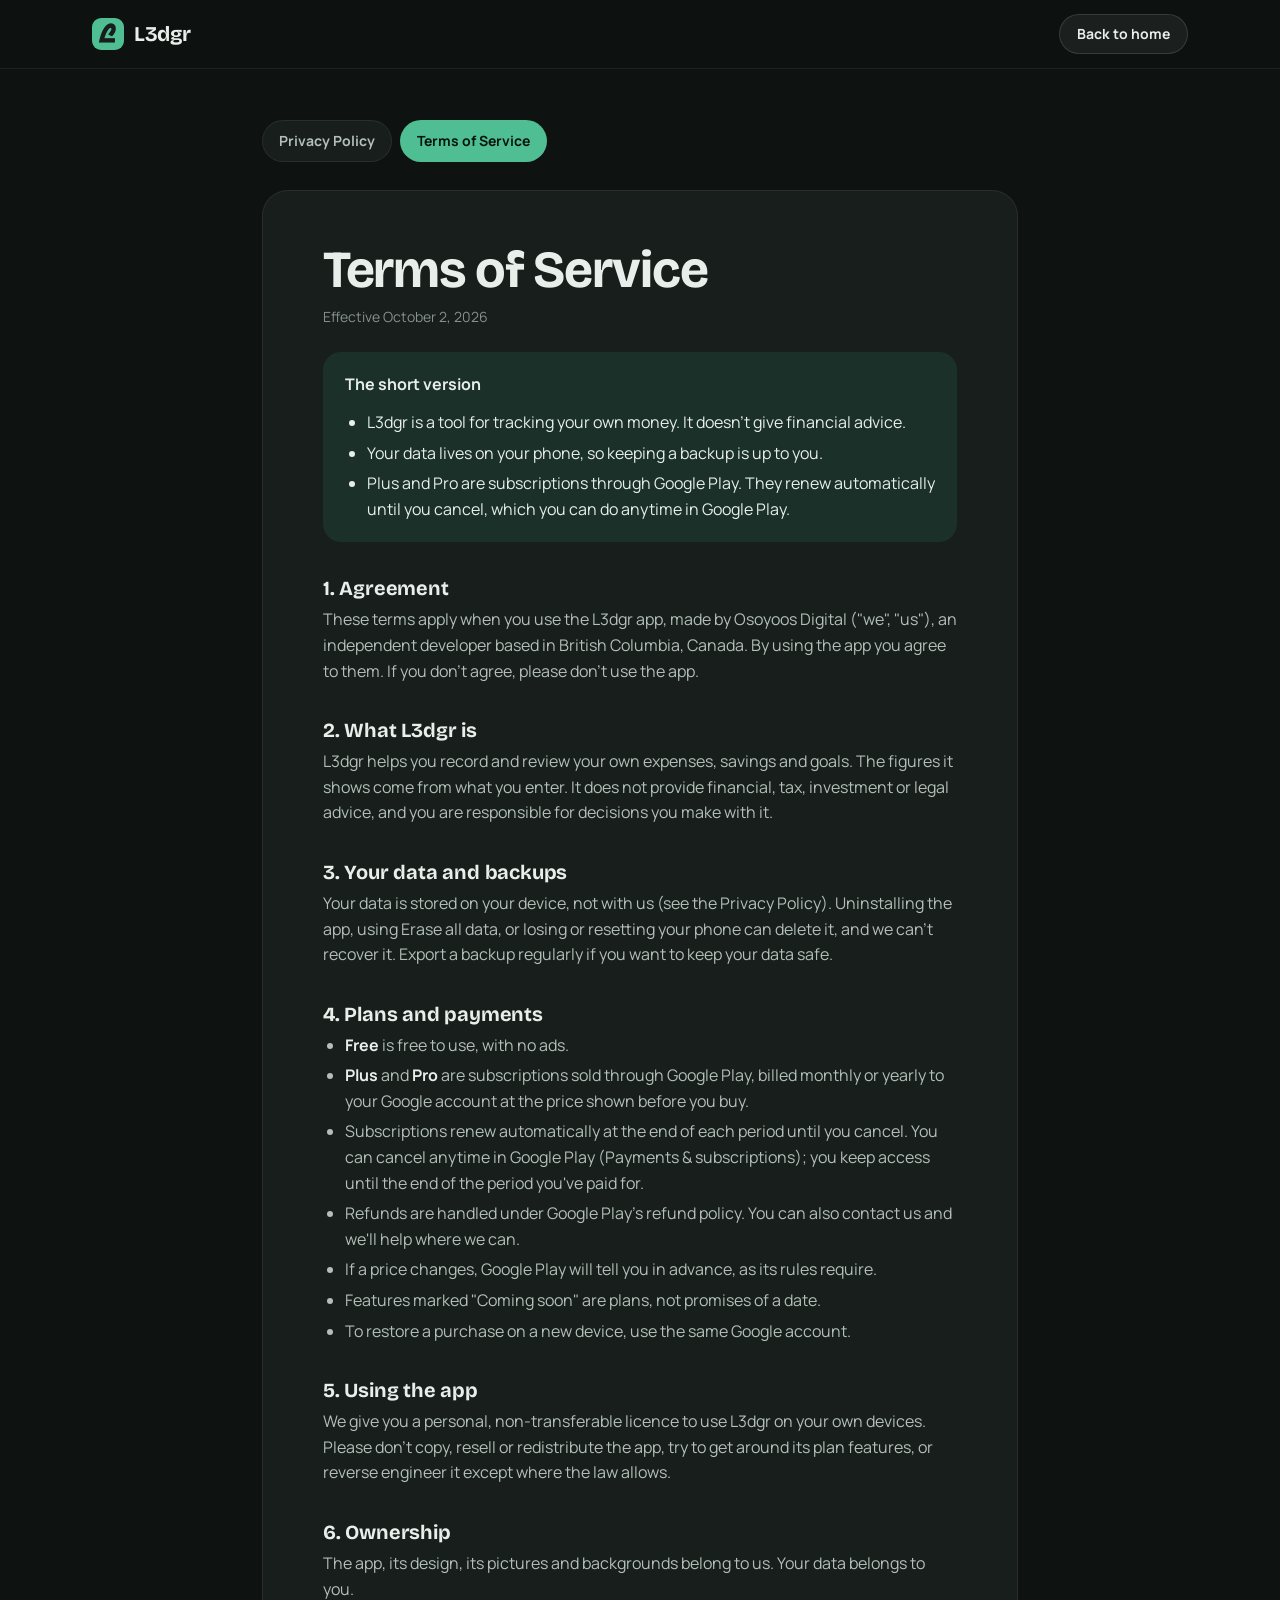
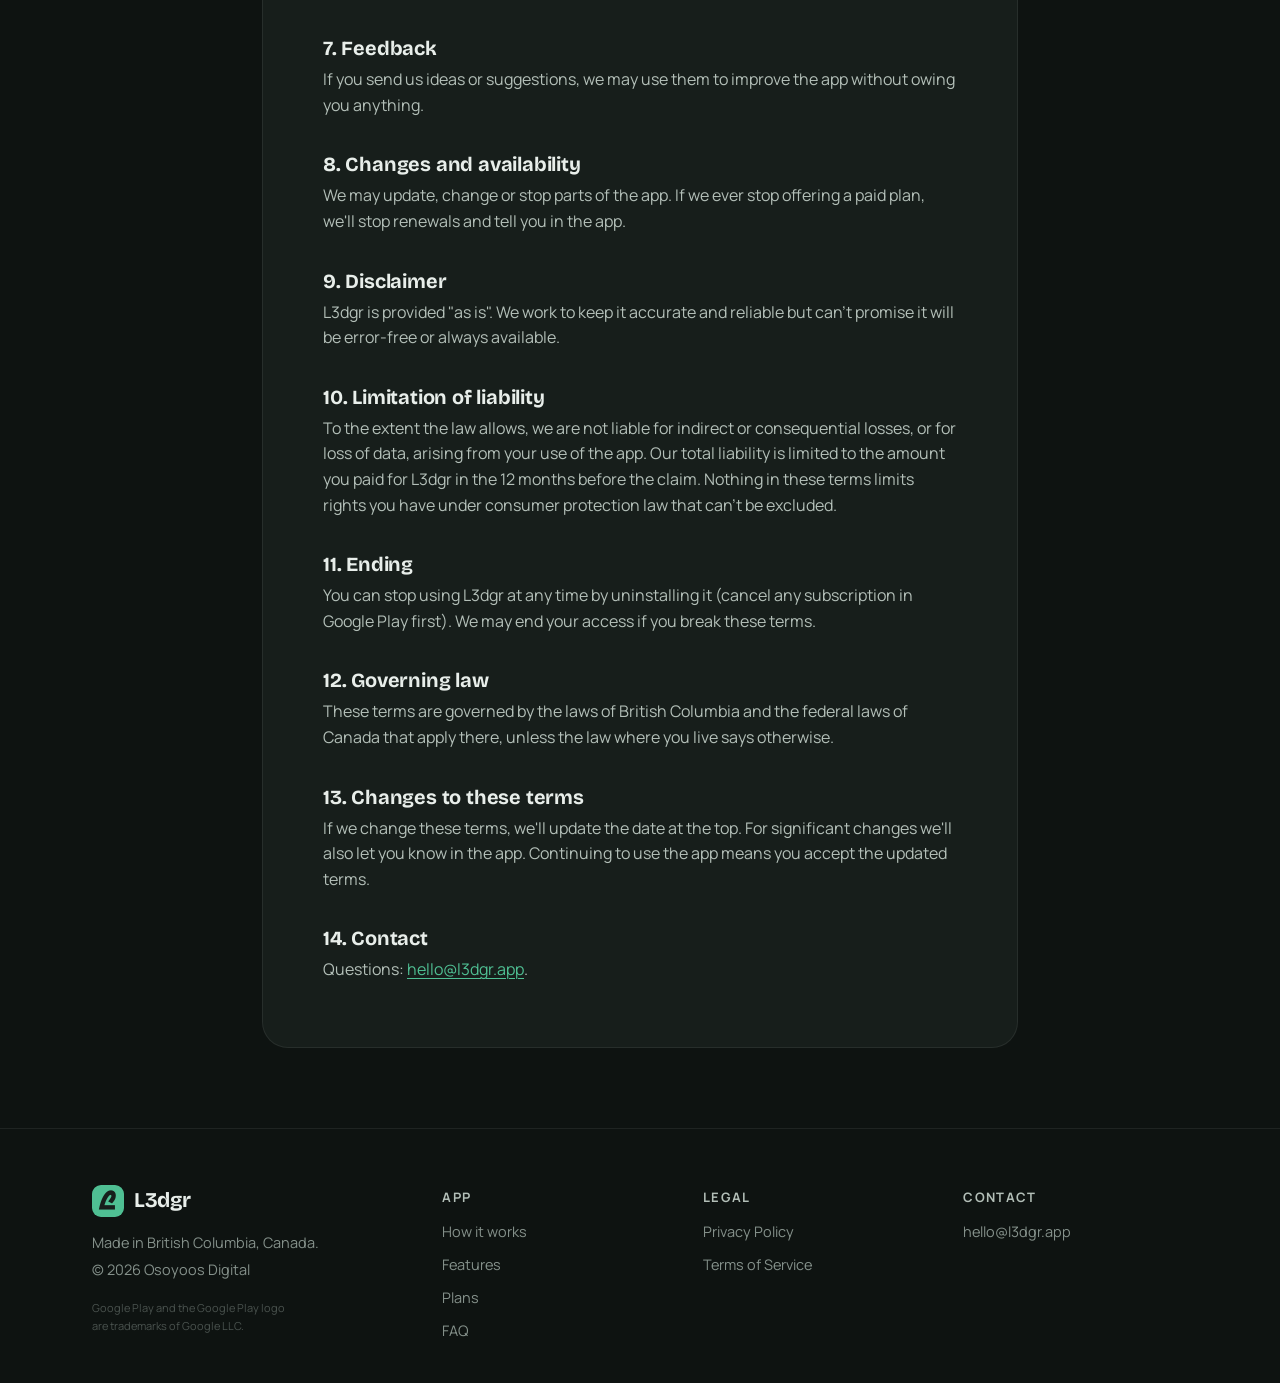
<file: terms/index.html>
<!doctype html>
<html lang="en">
<head>
<meta charset="utf-8">
<meta name="viewport" content="width=device-width,initial-scale=1,viewport-fit=cover">
<title>Terms of Service · L3dgr</title>
<meta name="description" content="The terms for using L3dgr, a simple spending tracker for Android.">
<meta name="theme-color" content="#0E1311">
<link rel="canonical" href="https://l3dgr.app/terms">
<link rel="icon" type="image/png" sizes="32x32" href="/favicon-32.png">
<link rel="icon" type="image/png" sizes="64x64" href="/favicon-64.png">
<link rel="apple-touch-icon" href="/apple-touch-icon.png">
<link rel="preconnect" href="https://fonts.googleapis.com">
<link rel="preconnect" href="https://fonts.gstatic.com" crossorigin>
<link rel="stylesheet" href="https://fonts.googleapis.com/css2?family=Bricolage+Grotesque:opsz,wght@12..96,500;12..96,700&family=Manrope:wght@400;500;600;700&display=swap">
<link rel="stylesheet" href="/assets/site.css?v=20261007">
</head>
<body>
<header class="nav solid">
  <div class="wrap">
    <a class="brand" href="/" aria-label="L3dgr home"><img src="/assets/img/logo.png" alt="" width="32" height="32">L3dgr</a>
    <a class="btn btn-ghost btn-sm" href="/" style="margin-left:auto">Back to home</a>
  </div>
</header>
<main class="doc">
  <div class="wrap">
    <nav class="tabs" aria-label="Legal"><a href="/privacy">Privacy Policy</a><a href="/terms" aria-current="page">Terms of Service</a></nav>
    <article>
<h1>Terms of Service</h1>
<p class="eff">Effective October 2, 2026</p>

<div class="tldr">
<p><b>The short version</b></p>
<ul>
<li>L3dgr is a tool for tracking your own money. It doesn't give financial advice.</li>
<li>Your data lives on your phone, so keeping a backup is up to you.</li>
<li>Plus and Pro are subscriptions through Google Play. They renew automatically until you cancel, which you can do anytime in Google Play.</li>
</ul>
</div>

<h2>1. Agreement</h2>
<p>These terms apply when you use the L3dgr app, made by Osoyoos Digital ("we", "us"), an independent developer based in British Columbia, Canada. By using the app you agree to them. If you don't agree, please don't use the app.</p>

<h2>2. What L3dgr is</h2>
<p>L3dgr helps you record and review your own expenses, savings and goals. The figures it shows come from what you enter. It does not provide financial, tax, investment or legal advice, and you are responsible for decisions you make with it.</p>

<h2>3. Your data and backups</h2>
<p>Your data is stored on your device, not with us (see the Privacy Policy). Uninstalling the app, using Erase all data, or losing or resetting your phone can delete it, and we can't recover it. Export a backup regularly if you want to keep your data safe.</p>

<h2>4. Plans and payments</h2>
<ul>
<li><b>Free</b> is free to use, with no ads.</li>
<li><b>Plus</b> and <b>Pro</b> are subscriptions sold through Google Play, billed monthly or yearly to your Google account at the price shown before you buy.</li>
<li>Subscriptions renew automatically at the end of each period until you cancel. You can cancel anytime in Google Play (Payments &amp; subscriptions); you keep access until the end of the period you've paid for.</li>
<li>Refunds are handled under Google Play's refund policy. You can also contact us and we'll help where we can.</li>
<li>If a price changes, Google Play will tell you in advance, as its rules require.</li>
<li>Features marked "Coming soon" are plans, not promises of a date.</li>
<li>To restore a purchase on a new device, use the same Google account.</li>
</ul>

<h2>5. Using the app</h2>
<p>We give you a personal, non-transferable licence to use L3dgr on your own devices. Please don't copy, resell or redistribute the app, try to get around its plan features, or reverse engineer it except where the law allows.</p>

<h2>6. Ownership</h2>
<p>The app, its design, its pictures and backgrounds belong to us. Your data belongs to you.</p>

<h2>7. Feedback</h2>
<p>If you send us ideas or suggestions, we may use them to improve the app without owing you anything.</p>

<h2>8. Changes and availability</h2>
<p>We may update, change or stop parts of the app. If we ever stop offering a paid plan, we'll stop renewals and tell you in the app.</p>

<h2>9. Disclaimer</h2>
<p>L3dgr is provided "as is". We work to keep it accurate and reliable but can't promise it will be error-free or always available.</p>

<h2>10. Limitation of liability</h2>
<p>To the extent the law allows, we are not liable for indirect or consequential losses, or for loss of data, arising from your use of the app. Our total liability is limited to the amount you paid for L3dgr in the 12 months before the claim. Nothing in these terms limits rights you have under consumer protection law that can't be excluded.</p>

<h2>11. Ending</h2>
<p>You can stop using L3dgr at any time by uninstalling it (cancel any subscription in Google Play first). We may end your access if you break these terms.</p>

<h2>12. Governing law</h2>
<p>These terms are governed by the laws of British Columbia and the federal laws of Canada that apply there, unless the law where you live says otherwise.</p>

<h2>13. Changes to these terms</h2>
<p>If we change these terms, we'll update the date at the top. For significant changes we'll also let you know in the app. Continuing to use the app means you accept the updated terms.</p>

<h2>14. Contact</h2>
<p>Questions: <a href="mailto:hello@l3dgr.app">hello@l3dgr.app</a>.</p>
    </article>
  </div>
</main>
<footer class="site">
  <div class="wrap">
    <div>
      <a class="brand" href="/"><img src="/assets/img/logo.png" alt="" width="32" height="32">L3dgr</a>
      <p>Made in British Columbia, Canada.</p>
      <p>© 2026 Osoyoos Digital</p>
      <p class="tm">Google Play and the Google Play logo<br>are trademarks of Google LLC.</p>
    </div>
    <div>
      <h4>App</h4>
      <ul><li><a href="/#how">How it works</a></li><li><a href="/#features">Features</a></li><li><a href="/#plans">Plans</a></li><li><a href="/#faq">FAQ</a></li></ul>
    </div>
    <div>
      <h4>Legal</h4>
      <ul><li><a href="/privacy">Privacy Policy</a></li><li><a href="/terms">Terms of Service</a></li></ul>
    </div>
    <div>
      <h4>Contact</h4>
      <ul><li><a href="mailto:hello@l3dgr.app">hello@l3dgr.app</a></li></ul>
    </div>
  </div>
</footer>
</body>
</html>
</file>
<file: assets/site.css>
/* L3dgr website. Colours are the app's Forest theme (dark). */
:root{
  color-scheme:dark;
  --bg:#0E1311; --bg-2:#111815; --surface:#171E1B; --surface-2:#1D2622; --line:#27312C; --line-2:rgba(255,255,255,.07);
  --ink:#E8EEEA; --ink-2:#B3BFB8; --muted:#85918B;
  --accent:#4FBF93; --accent-ink:#06140E; --accent-soft:#1A3029; --accent-deep:#1F6B52;
  --sav:#B7A3EC; --want:#2F5E4C;
  --display:"Bricolage Grotesque",ui-sans-serif,system-ui,sans-serif;
  --body:"Manrope",ui-sans-serif,system-ui,-apple-system,"Segoe UI",sans-serif;
  --r:22px; --wrap:1160px; --gut:20px;
  --shadow:0 1px 2px rgba(0,0,0,.3),0 18px 50px -10px rgba(0,0,0,.55);
}
*{box-sizing:border-box}
html{background:var(--bg);scroll-behavior:smooth;-webkit-text-size-adjust:100%;scroll-padding-top:84px}
body{margin:0;background:var(--bg);color:var(--ink);font:400 17px/1.6 var(--body);-webkit-font-smoothing:antialiased;overflow-x:hidden}
img,video{max-width:100%;display:block}
a{color:var(--accent);text-decoration-thickness:1px;text-underline-offset:3px}
h1,h2,h3{font-family:var(--display);font-weight:700;letter-spacing:-.025em;line-height:1.05;margin:0}
p{margin:0}
.wrap{max-width:var(--wrap);margin:0 auto;padding:0 var(--gut)}
@media (min-width:720px){:root{--gut:32px}}
.sr{position:absolute;width:1px;height:1px;overflow:hidden;clip:rect(0 0 0 0);white-space:nowrap}
:focus-visible{outline:2px solid var(--accent);outline-offset:3px;border-radius:8px}

/* ---------- nav ---------- */
.nav{position:fixed;inset:0 0 auto;z-index:50;transition:background .3s,border-color .3s,backdrop-filter .3s;border-bottom:1px solid transparent}
.nav.solid{background:rgba(14,19,17,.72);backdrop-filter:blur(16px) saturate(1.3);-webkit-backdrop-filter:blur(16px) saturate(1.3);border-color:var(--line-2)}
.nav .wrap{display:grid;grid-template-columns:1fr auto 1fr;align-items:center;gap:28px;height:68px}
.nav .brand{justify-self:start}
.brand{display:flex;align-items:center;gap:10px;color:var(--ink);text-decoration:none;font:700 21px/1 var(--display);letter-spacing:-.02em}
.brand img{width:32px;height:32px;border-radius:9px}
.nav ul{display:none;list-style:none;margin:0;padding:0;gap:26px;font-size:15px;font-weight:600}
.nav ul a{color:var(--ink-2);text-decoration:none;transition:color .2s}
.nav ul a:hover{color:var(--ink)}
.nav .btn{grid-column:3;justify-self:end}
@media (min-width:860px){.nav ul{display:flex}}

/* ---------- buttons ---------- */
.btn{display:inline-flex;align-items:center;justify-content:center;gap:10px;height:52px;padding:0 24px;border-radius:999px;font:700 16px/1 var(--body);text-decoration:none;white-space:nowrap;transition:transform .2s,background .2s,box-shadow .2s,color .2s;border:0;cursor:pointer}
.btn:active{transform:scale(.98)}
.btn-primary{background:var(--accent);color:var(--accent-ink);box-shadow:0 0 0 1px rgba(79,191,147,.4),0 10px 30px -8px rgba(79,191,147,.55)}
.btn-primary:hover{background:#63CBA2;box-shadow:0 0 0 1px rgba(79,191,147,.6),0 14px 40px -8px rgba(79,191,147,.7)}
.btn-ghost{color:var(--ink);background:rgba(255,255,255,.06);box-shadow:inset 0 0 0 1px rgba(255,255,255,.12)}
.btn-ghost:hover{background:rgba(255,255,255,.1)}
.btn-sm{height:40px;padding:0 18px;font-size:14px}
.btn svg{flex:none}
.btn .play-sub{display:block;font-size:11px;font-weight:600;opacity:.75;letter-spacing:.02em;margin-bottom:3px}
.play-badge{display:inline-block;line-height:0;border-radius:10px;transition:transform .2s,box-shadow .2s;box-shadow:0 0 0 1px rgba(255,255,255,.14),0 10px 30px -10px rgba(0,0,0,.7)}
.play-badge:hover{transform:translateY(-1px);box-shadow:0 0 0 1px rgba(255,255,255,.28),0 14px 34px -10px rgba(0,0,0,.8)}
.play-badge img{height:56px;width:auto;border-radius:10px}
.ctas{align-items:center}
.btn-store span{display:block;line-height:1.1}
.soon-tag{display:inline-block;font:700 11px/1 var(--body);letter-spacing:.06em;text-transform:uppercase;color:var(--accent);background:var(--accent-soft);padding:5px 8px;border-radius:6px;vertical-align:middle}

/* ---------- hero ---------- */
.hero{position:relative;padding:92px 0 56px;display:flex;overflow:hidden;isolation:isolate}
@media (min-width:980px){.hero{padding:108px 0 72px}}
.hero-bg{position:absolute;inset:0;z-index:-1}
.hero-bg video,.hero-bg img{position:absolute;inset:0;width:100%;height:100%;object-fit:cover;opacity:.42;filter:saturate(1.1)}
.hero-bg::after{content:"";position:absolute;inset:0;background:
  radial-gradient(120% 80% at 75% 40%,transparent 0%,rgba(14,19,17,.55) 55%,var(--bg) 100%),
  linear-gradient(180deg,rgba(14,19,17,.5) 0%,transparent 30%,transparent 65%,var(--bg) 100%)}
.hero .wrap{display:grid;gap:40px;align-items:center;width:100%}
@media (min-width:980px){.hero .wrap{grid-template-columns:1.08fr .92fr;gap:40px;align-items:start}.hero .wrap>div:first-child{padding-top:clamp(24px,7svh,72px)}.hero .stage{width:min(100%,340px,calc((100svh - 160px) * .45))}}
.eyebrow{display:inline-flex;align-items:center;gap:8px;font-size:13px;font-weight:700;letter-spacing:.04em;color:var(--ink-2);padding:7px 14px 7px 10px;border-radius:999px;background:rgba(23,30,27,.7);box-shadow:inset 0 0 0 1px var(--line-2);backdrop-filter:blur(8px);-webkit-backdrop-filter:blur(8px)}
.eyebrow i{width:8px;height:8px;border-radius:50%;background:var(--accent);box-shadow:0 0 12px var(--accent)}
.hero h1{font-size:clamp(38px,5vw,68px);margin:0 0 22px}
.hero h1 em{font-style:normal;color:var(--accent)}
.lede{font-size:clamp(18px,2vw,21px);color:var(--ink-2);max-width:34em}
.lede b{color:var(--ink);font-weight:600}
.lede-b{margin-top:14px;color:var(--ink);font-weight:600}
.ctas{display:flex;flex-wrap:wrap;gap:12px;margin-top:28px}
.proof{display:flex;flex-wrap:wrap;gap:8px 20px;margin-top:20px;font-size:14px;color:var(--muted);font-weight:600}
.proof span{display:inline-flex;align-items:center;gap:7px}
.proof svg{color:var(--accent)}

/* phone */
.stage{position:relative;justify-self:center;width:min(100%,360px)}
.phone{position:relative;width:100%;border-radius:52px;padding:10px;background:linear-gradient(160deg,#2b3531,#121816 40%,#1b2320);box-shadow:0 0 0 1px rgba(255,255,255,.08),inset 0 0 0 1px rgba(255,255,255,.05),0 40px 100px -20px rgba(0,0,0,.8),0 0 120px -30px rgba(79,191,147,.35)}
.phone .screen{position:relative;width:100%;aspect-ratio:412/915;border-radius:43px;overflow:hidden;background:#0E1311}
.phone .screen img{width:100%;height:100%;object-fit:cover;object-position:top;border-radius:inherit}
.phone.sm{border-radius:40px;padding:8px}
.phone.sm .screen{border-radius:33px}
.float{position:absolute;display:flex;align-items:center;gap:12px;padding:12px 16px 12px 12px;border-radius:18px;background:rgba(23,30,27,.82);backdrop-filter:blur(14px) saturate(1.3);-webkit-backdrop-filter:blur(14px) saturate(1.3);box-shadow:0 0 0 1px rgba(255,255,255,.08),0 20px 40px -12px rgba(0,0,0,.7);font-size:14px;white-space:nowrap}
.float b{display:block;font-weight:700;color:var(--ink);font-size:15px}
.float small{display:block;color:var(--muted);font-size:12.5px;font-weight:600}
.float .ic{width:38px;height:38px;border-radius:12px;display:grid;place-items:center;background:var(--accent-soft);color:var(--accent);flex:none}
.float.f1{left:-14%;top:30%;animation:bob 7s ease-in-out infinite}
.float.f2{right:-12%;top:60%;animation:bob 8s ease-in-out -3s infinite}
.float .amt{font:700 18px/1 var(--display);color:var(--ink);margin-left:6px}
@keyframes bob{0%,100%{transform:translateY(0)}50%{transform:translateY(-10px)}}
@media (max-width:520px){.float.f1{left:-4px;top:26%}.float.f2{right:-4px}}

/* ---------- ticker ---------- */
.ticker{border-block:1px solid var(--line-2);background:var(--bg-2);overflow:hidden}
.ticker ul{display:flex;gap:44px;list-style:none;margin:0;padding:20px 0;width:max-content;animation:tick 40s linear infinite;font:600 15px/1 var(--body);color:var(--ink-2)}
.ticker li{display:flex;align-items:center;gap:44px}
.ticker li::after{content:"";width:5px;height:5px;border-radius:50%;background:var(--accent);opacity:.7}
@keyframes tick{to{transform:translateX(-50%)}}

/* ---------- sections ---------- */
section{position:relative}
.sec{padding:110px 0}
@media (max-width:719px){.sec{padding:80px 0}}
.kicker{font:700 13px/1 var(--body);letter-spacing:.14em;text-transform:uppercase;color:var(--accent);margin-bottom:18px}
.h2{font-size:clamp(36px,5.4vw,64px)}
.h2 .dim{color:var(--muted)}
.sub{color:var(--ink-2);font-size:clamp(17px,1.6vw,19px);max-width:36em;margin-top:20px}
.center{text-align:center}
.center .sub{margin-left:auto;margin-right:auto}

/* how it works */
.how{display:grid;gap:56px;align-items:center;margin-top:64px}
@media (min-width:960px){.how{grid-template-columns:1fr 1fr;gap:80px}}
.flow{font:700 clamp(30px,3.6vw,46px)/1.15 var(--display);letter-spacing:-.03em;display:flex;flex-wrap:wrap;align-items:center;gap:6px 16px}
.flow .arr{color:var(--muted);font-weight:500}
.flow .t1{color:var(--accent)}
.flow .t3{display:inline-flex;align-items:center;gap:12px}
.flow .tick{width:42px;height:42px;border-radius:50%;background:var(--accent);color:var(--accent-ink);display:grid;place-items:center}
.flow [data-step]{transition:opacity .45s,transform .45s,filter .45s}
.flow.anim [data-step]{opacity:.18;filter:blur(1px)}
.flow.anim [data-step].on{opacity:1;filter:none}
.steps{list-style:none;margin:40px 0 0;padding:0;display:grid;gap:4px}
.steps li{display:grid;grid-template-columns:44px 1fr;gap:16px;padding:18px 0;border-top:1px solid var(--line)}
.steps li:last-child{border-bottom:1px solid var(--line)}
.steps .n{font:700 15px/1 var(--display);color:var(--accent);width:36px;height:36px;border-radius:12px;background:var(--accent-soft);display:grid;place-items:center}
.steps h3{font-size:20px;letter-spacing:-.01em;margin:6px 0 4px}
.steps p{color:var(--ink-2);font-size:16px}
.how-visual{position:relative;display:flex;justify-content:center}
.how-visual .phone{width:min(100%,330px)}
.glow{position:absolute;inset:10% 5%;background:radial-gradient(closest-side,rgba(79,191,147,.28),transparent);filter:blur(30px);z-index:-1}

/* why manual */
.why{background:var(--bg-2);border-block:1px solid var(--line-2);overflow:hidden}
.why-grid{display:grid;gap:48px}
@media (min-width:960px){.why-grid{grid-template-columns:1.15fr .85fr;gap:80px;align-items:end}}
.why .big{font:700 clamp(38px,6vw,76px)/1.02 var(--display);letter-spacing:-.035em}
.why .big span{color:var(--accent)}
.why .copy p{color:var(--ink-2);font-size:19px;margin-bottom:18px}
.why .copy p b{color:var(--ink);font-weight:600}
.compare{display:grid;gap:14px;margin-top:64px}
@media (min-width:760px){.compare{grid-template-columns:1fr 1fr}}
.cmp{border-radius:var(--r);padding:28px;border:1px solid var(--line)}
.cmp h3{font-size:15px;font-family:var(--body);font-weight:700;letter-spacing:.08em;text-transform:uppercase;color:var(--muted);margin-bottom:16px}
.cmp ul{list-style:none;margin:0;padding:0;display:grid;gap:12px}
.cmp li{display:flex;gap:12px;color:var(--ink-2);font-size:16px}
.cmp li svg{flex:none;margin-top:4px}
.cmp.them li svg{color:var(--muted)}
.cmp.us{background:linear-gradient(160deg,rgba(79,191,147,.12),rgba(79,191,147,.02) 60%);border-color:rgba(79,191,147,.35)}
.cmp.us h3{color:var(--accent)}
.cmp.us li{color:var(--ink)}
.cmp.us li svg{color:var(--accent)}

/* principles */
.cards{display:grid;gap:16px;margin-top:64px}
@media (min-width:760px){.cards{grid-template-columns:repeat(2,1fr)}}
@media (min-width:1080px){.cards{grid-template-columns:repeat(4,1fr)}}
.card{position:relative;border-radius:var(--r);background:var(--surface);border:1px solid var(--line-2);padding:28px;overflow:hidden;display:flex;flex-direction:column}
.card .ic{width:48px;height:48px;border-radius:14px;background:var(--accent-soft);color:var(--accent);display:grid;place-items:center;margin-bottom:28px}
.card h3{font-size:23px;letter-spacing:-.02em;margin:0 0 10px;line-height:1.1}
.card p{color:var(--ink-2);font-size:16px;flex:1}
.card code{font:500 13px/1.55 ui-monospace,SFMono-Regular,Menlo,monospace;color:var(--ink-2)}
.json{margin:20px -28px -28px;padding:16px 28px 22px;background:var(--bg);border-top:1px solid var(--line-2);font:500 12.5px/1.6 ui-monospace,SFMono-Regular,Menlo,monospace;color:var(--muted);white-space:pre;overflow:hidden}
.json .k{color:var(--sav)}.json .s{color:var(--accent)}.json .n{color:#E3B341}

/* feature showcases */
.show{display:grid;gap:48px;align-items:center;padding:56px 0}
@media (min-width:960px){.show{grid-template-columns:1fr 1fr;gap:80px}.show.rev .show-art{order:-1}}
.show h3{font-size:clamp(30px,3.8vw,44px)}
.show .sub{margin-top:16px}
.ticks{list-style:none;margin:28px 0 0;padding:0;display:grid;gap:12px}
.ticks li{display:flex;gap:12px;color:var(--ink-2);font-size:16.5px}
.ticks li b{color:var(--ink);font-weight:600}
.ticks svg{flex:none;color:var(--accent);margin-top:4px}
.show-art{position:relative;display:flex;justify-content:center;gap:18px;padding:40px 0}
.show-art .phone{width:min(46%,250px)}
.show-art .phone:nth-child(2){margin-top:60px}
.show-art::before{content:"";position:absolute;inset:0;border-radius:32px;background:radial-gradient(80% 70% at 50% 50%,rgba(79,191,147,.16),transparent 70%);z-index:-1}
.show-art.sav::before{background:radial-gradient(80% 70% at 50% 50%,rgba(183,163,236,.16),transparent 70%)}

.mini{display:grid;gap:1px;margin-top:40px;border-radius:var(--r);overflow:hidden;background:var(--line-2);border:1px solid var(--line-2)}
@media (min-width:640px){.mini{grid-template-columns:repeat(2,1fr)}}
@media (min-width:1000px){.mini{grid-template-columns:repeat(3,1fr)}}
.mini div{background:var(--bg);padding:28px}
.mini h4{margin:14px 0 6px;font:700 18px/1.2 var(--display);letter-spacing:-.01em}
.mini p{color:var(--ink-2);font-size:15.5px}
.mini svg{color:var(--accent)}

/* plans */
.plans-head{display:flex;flex-direction:column;align-items:center;text-align:center}
.toggle{display:inline-flex;margin-top:36px;padding:4px;border-radius:999px;background:var(--surface);border:1px solid var(--line-2)}
.toggle button{all:unset;cursor:pointer;padding:10px 20px;border-radius:999px;font-weight:700;font-size:15px;color:var(--ink-2);transition:background .2s,color .2s}
.toggle button[aria-pressed="true"]{background:var(--accent);color:var(--accent-ink)}
.toggle .save{font-size:12px;margin-left:6px;opacity:.85}
.plans{display:grid;gap:16px;margin-top:48px}
@media (min-width:960px){.plans{grid-template-columns:repeat(3,1fr);align-items:stretch}}
.plan{position:relative;border-radius:26px;padding:32px 28px;background:var(--surface);border:1px solid var(--line-2);display:flex;flex-direction:column;overflow:hidden}
.plan.pop{background:linear-gradient(180deg,#1b2a24,var(--surface) 55%);border-color:rgba(79,191,147,.4);box-shadow:0 30px 80px -30px rgba(79,191,147,.35)}
.plan .badge{position:absolute;top:24px;right:24px;font:700 11px/1 var(--body);letter-spacing:.08em;text-transform:uppercase;padding:6px 10px;border-radius:999px;background:var(--accent);color:var(--accent-ink)}
.plan h3{font-size:28px}
.plan .tag{color:var(--muted);font-weight:600;margin-top:6px;font-size:15px}
.price{display:flex;align-items:baseline;gap:6px;margin:28px 0 4px;font-family:var(--display)}
.price b{font-size:52px;font-weight:700;letter-spacing:-.04em;line-height:1}
.price span{color:var(--muted);font-family:var(--body);font-weight:600;font-size:15px}
.price-note{color:var(--muted);font-size:14px;min-height:21px}
.swatches{display:flex;gap:6px;margin:24px 0 4px}
.swatches i{width:20px;height:20px;border-radius:50%;box-shadow:inset 0 0 0 1.5px rgba(255,255,255,.18)}
.swatches i.off{opacity:.18}
.plan ul{list-style:none;margin:22px 0 0;padding:22px 0 0;border-top:1px solid var(--line);display:grid;gap:11px;font-size:15.5px;color:var(--ink-2)}
.plan li{display:flex;gap:10px;align-items:flex-start}
.plan li svg{flex:none;color:var(--accent);margin-top:4px}
.plan li.soon{color:var(--muted)}
.plan li.soon svg{color:var(--muted)}
.plan li .soon-tag{margin-left:4px;font-size:10px;padding:4px 6px}
.plan li.head{color:var(--ink);font-weight:700}
.fine{margin-top:28px;text-align:center;color:var(--muted);font-size:14px;max-width:46em;margin-left:auto;margin-right:auto}

/* faq */
.faq{max-width:820px;margin:56px auto 0}
.faq details{border-top:1px solid var(--line)}
.faq details:last-child{border-bottom:1px solid var(--line)}
.faq summary{list-style:none;cursor:pointer;display:flex;justify-content:space-between;gap:20px;align-items:center;padding:24px 0;font:700 19px/1.3 var(--display);letter-spacing:-.01em}
.faq summary::-webkit-details-marker{display:none}
.faq summary::after{content:"";flex:none;width:28px;height:28px;border-radius:50%;background:var(--surface-2) url("data:image/svg+xml,%3Csvg xmlns='http://www.w3.org/2000/svg' width='14' height='14' viewBox='0 0 24 24' fill='none' stroke='%234FBF93' stroke-width='2.6' stroke-linecap='round'%3E%3Cpath d='M12 5v14M5 12h14'/%3E%3C/svg%3E") center no-repeat;transition:transform .3s}
.faq details[open] summary::after{transform:rotate(45deg)}
.faq .a{padding:0 48px 24px 0;color:var(--ink-2)}
.faq .a p+p{margin-top:10px}

/* final cta */
.final{position:relative;overflow:hidden;isolation:isolate;padding:140px 0;text-align:center}
.final .hero-bg video,.final .hero-bg img{opacity:.35}
.final .hero-bg::after{background:radial-gradient(70% 90% at 50% 50%,transparent,var(--bg) 85%),linear-gradient(180deg,var(--bg),transparent 25%,transparent 75%,var(--bg))}
.final img.logo{width:84px;height:84px;border-radius:24px;margin:0 auto 32px;box-shadow:0 20px 60px -10px rgba(79,191,147,.5)}
.final .ctas{justify-content:center}

/* footer */
footer.site{border-top:1px solid var(--line-2);padding:56px 0 40px;color:var(--muted);font-size:14.5px}
footer.site .wrap{display:grid;gap:36px}
@media (min-width:760px){footer.site .wrap{grid-template-columns:1.4fr 1fr 1fr 1fr}}
footer.site h4{font:700 13px/1 var(--body);letter-spacing:.1em;text-transform:uppercase;color:var(--ink-2);margin:6px 0 16px}
footer.site ul{list-style:none;margin:0;padding:0;display:grid;gap:10px}
footer.site a{color:var(--muted);text-decoration:none}
footer.site a:hover{color:var(--ink)}
footer.site .brand{margin-bottom:14px}
footer.site p{margin:0}
footer.site p+p{margin-top:4px}
footer.site .tm{margin-top:18px;font-size:11px;opacity:.5}

/* reveal on scroll */
.rv{opacity:0;transform:translateY(24px);transition:opacity .8s cubic-bezier(.2,.7,.2,1),transform .8s cubic-bezier(.2,.7,.2,1)}
.rv.in{opacity:1;transform:none}
.no-js .rv{opacity:1;transform:none}
@media (prefers-reduced-motion:reduce){
  html{scroll-behavior:auto}
  .rv{opacity:1;transform:none;transition:none}
  .float,.ticker ul{animation:none}
  .flow.anim [data-step]{opacity:1;filter:none}
}

/* ---------- legal pages ---------- */
.doc{padding:120px 0 80px}
.doc .wrap{max-width:820px}
.doc nav.tabs{display:flex;gap:8px;margin-bottom:28px}
.doc nav.tabs a{padding:9px 16px;border-radius:999px;font-weight:700;font-size:14px;text-decoration:none;color:var(--ink-2);background:var(--surface);border:1px solid var(--line-2)}
.doc nav.tabs a[aria-current]{background:var(--accent);color:var(--accent-ink);border-color:transparent}
.doc article{background:var(--surface);border:1px solid var(--line-2);border-radius:26px;padding:32px 22px}
@media (min-width:760px){.doc article{padding:52px 60px}}
.doc h1{font-size:clamp(36px,5vw,52px);margin-bottom:8px}
.doc h2{font-size:20px;letter-spacing:-.01em;margin:36px 0 8px}
.doc p,.doc li{color:var(--ink-2);font-size:16px}
.doc p{margin:0 0 12px}
.doc ul{margin:0 0 12px;padding-left:22px}
.doc li{margin:5px 0}
.doc b{color:var(--ink)}
.doc .eff{color:var(--muted);font-size:14px;margin-bottom:24px}
.doc .tldr{background:var(--accent-soft);border-radius:18px;padding:20px 22px 8px;margin:0 0 8px}
.doc .tldr p,.doc .tldr li{color:var(--ink)}

/* 404 */
.nf{min-height:100svh;display:grid;place-items:center;text-align:center;padding:120px 20px}
.nf h1{font-size:clamp(56px,10vw,120px)}
.nf p{color:var(--ink-2);margin:16px 0 32px}
.final .sub{margin-left:auto;margin-right:auto}
footer.site a.brand{color:var(--ink)}
</file>
